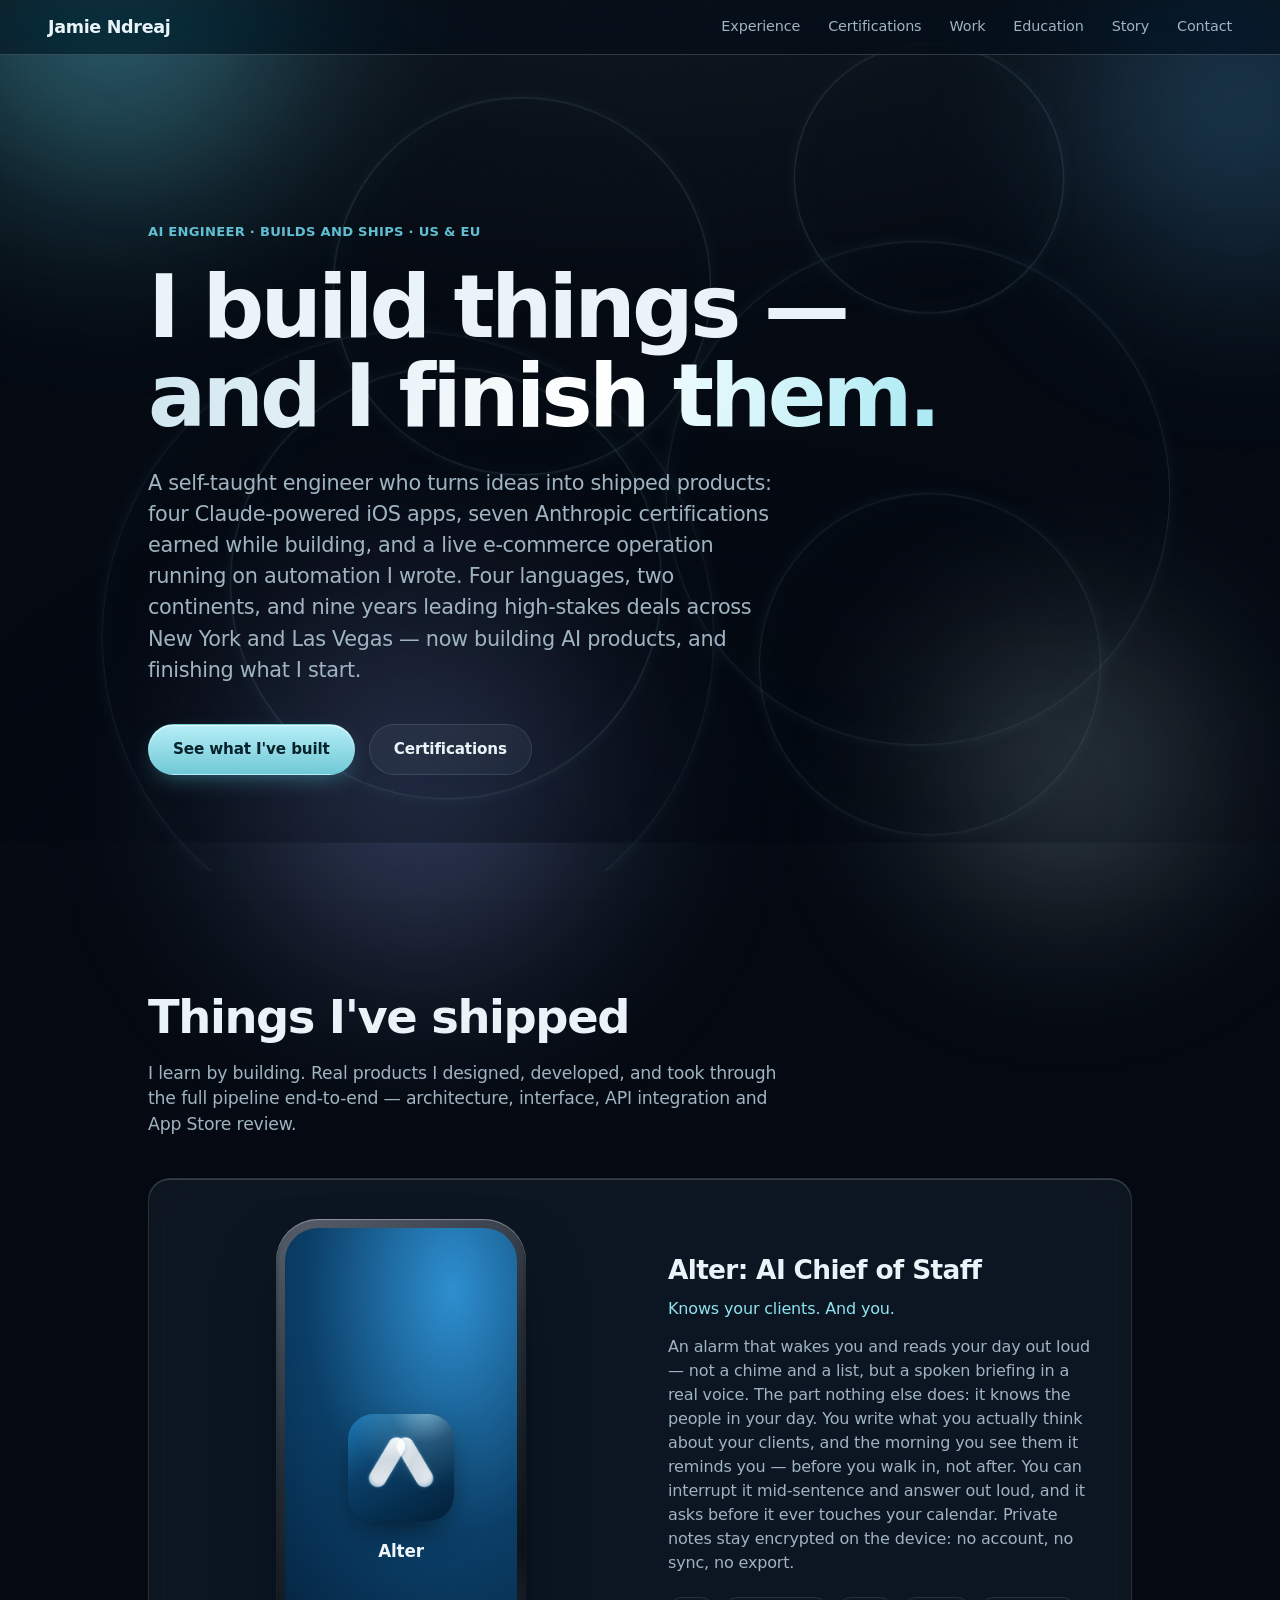
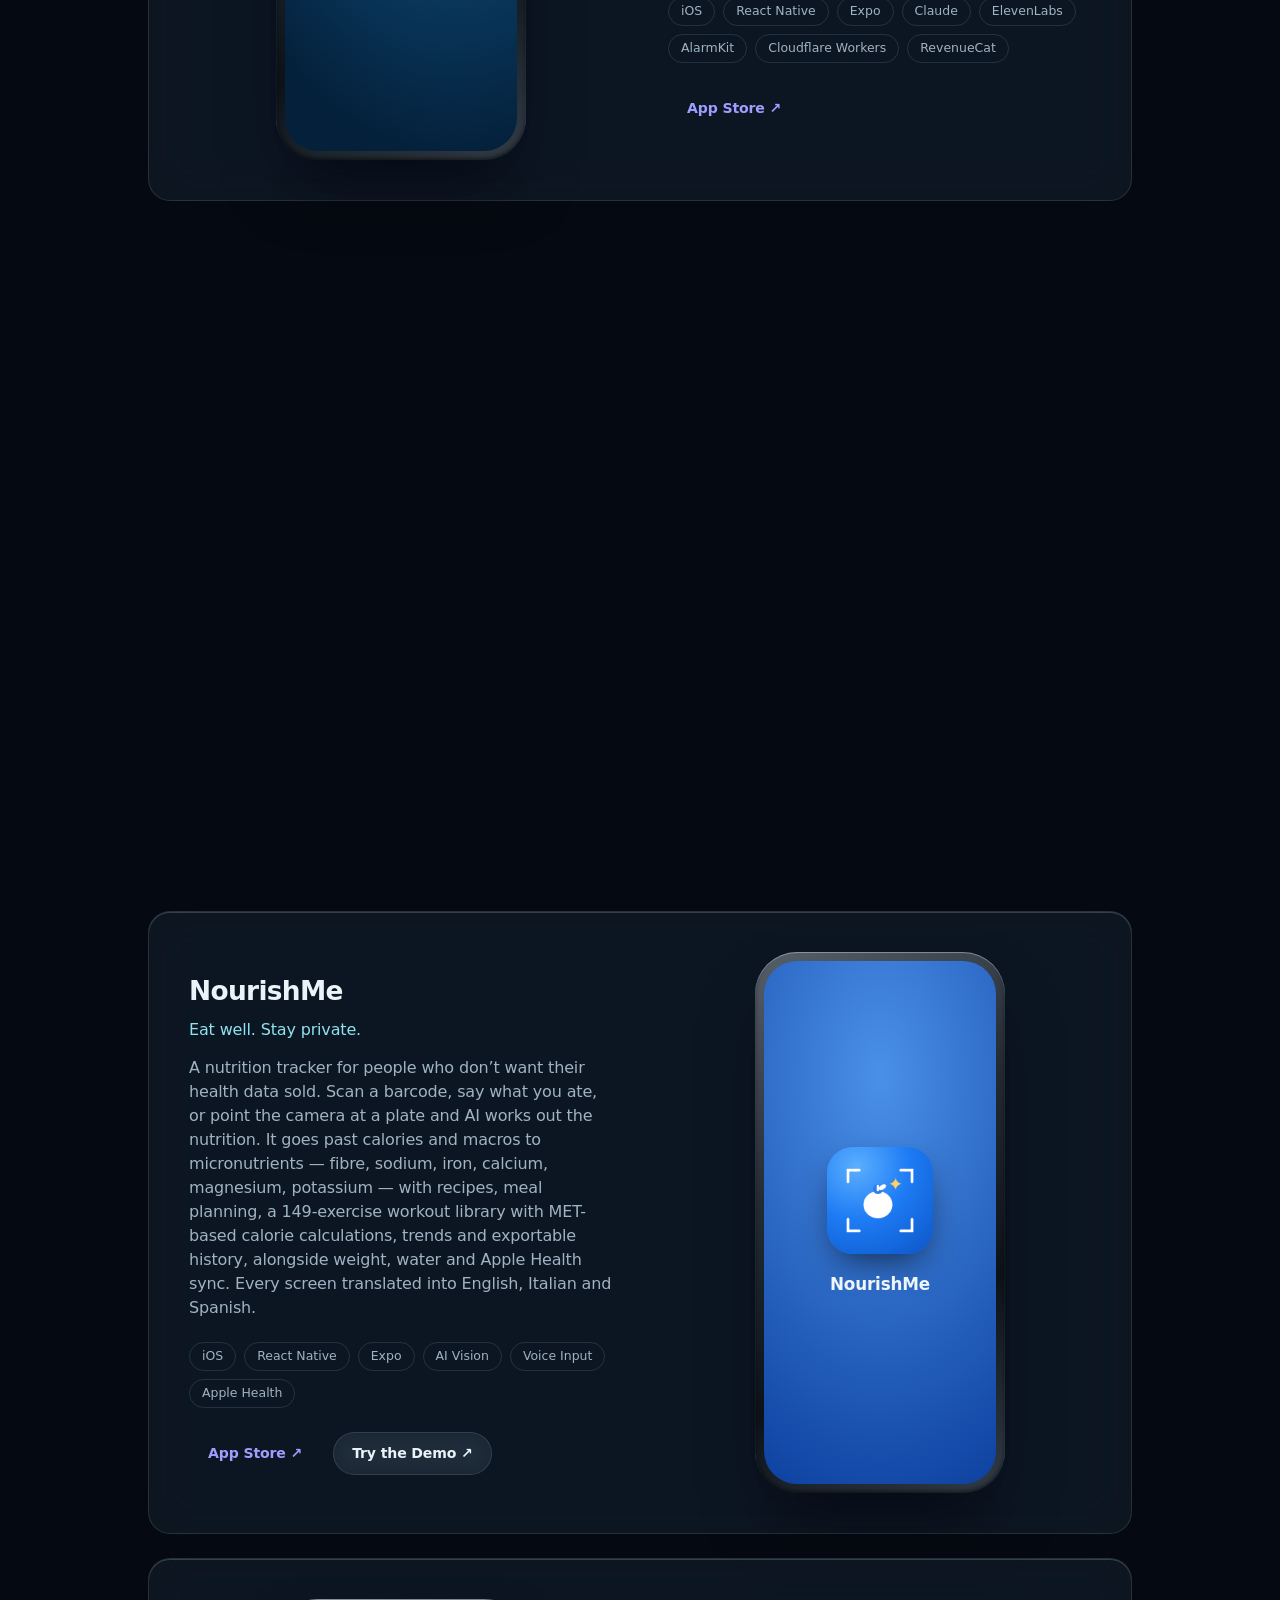
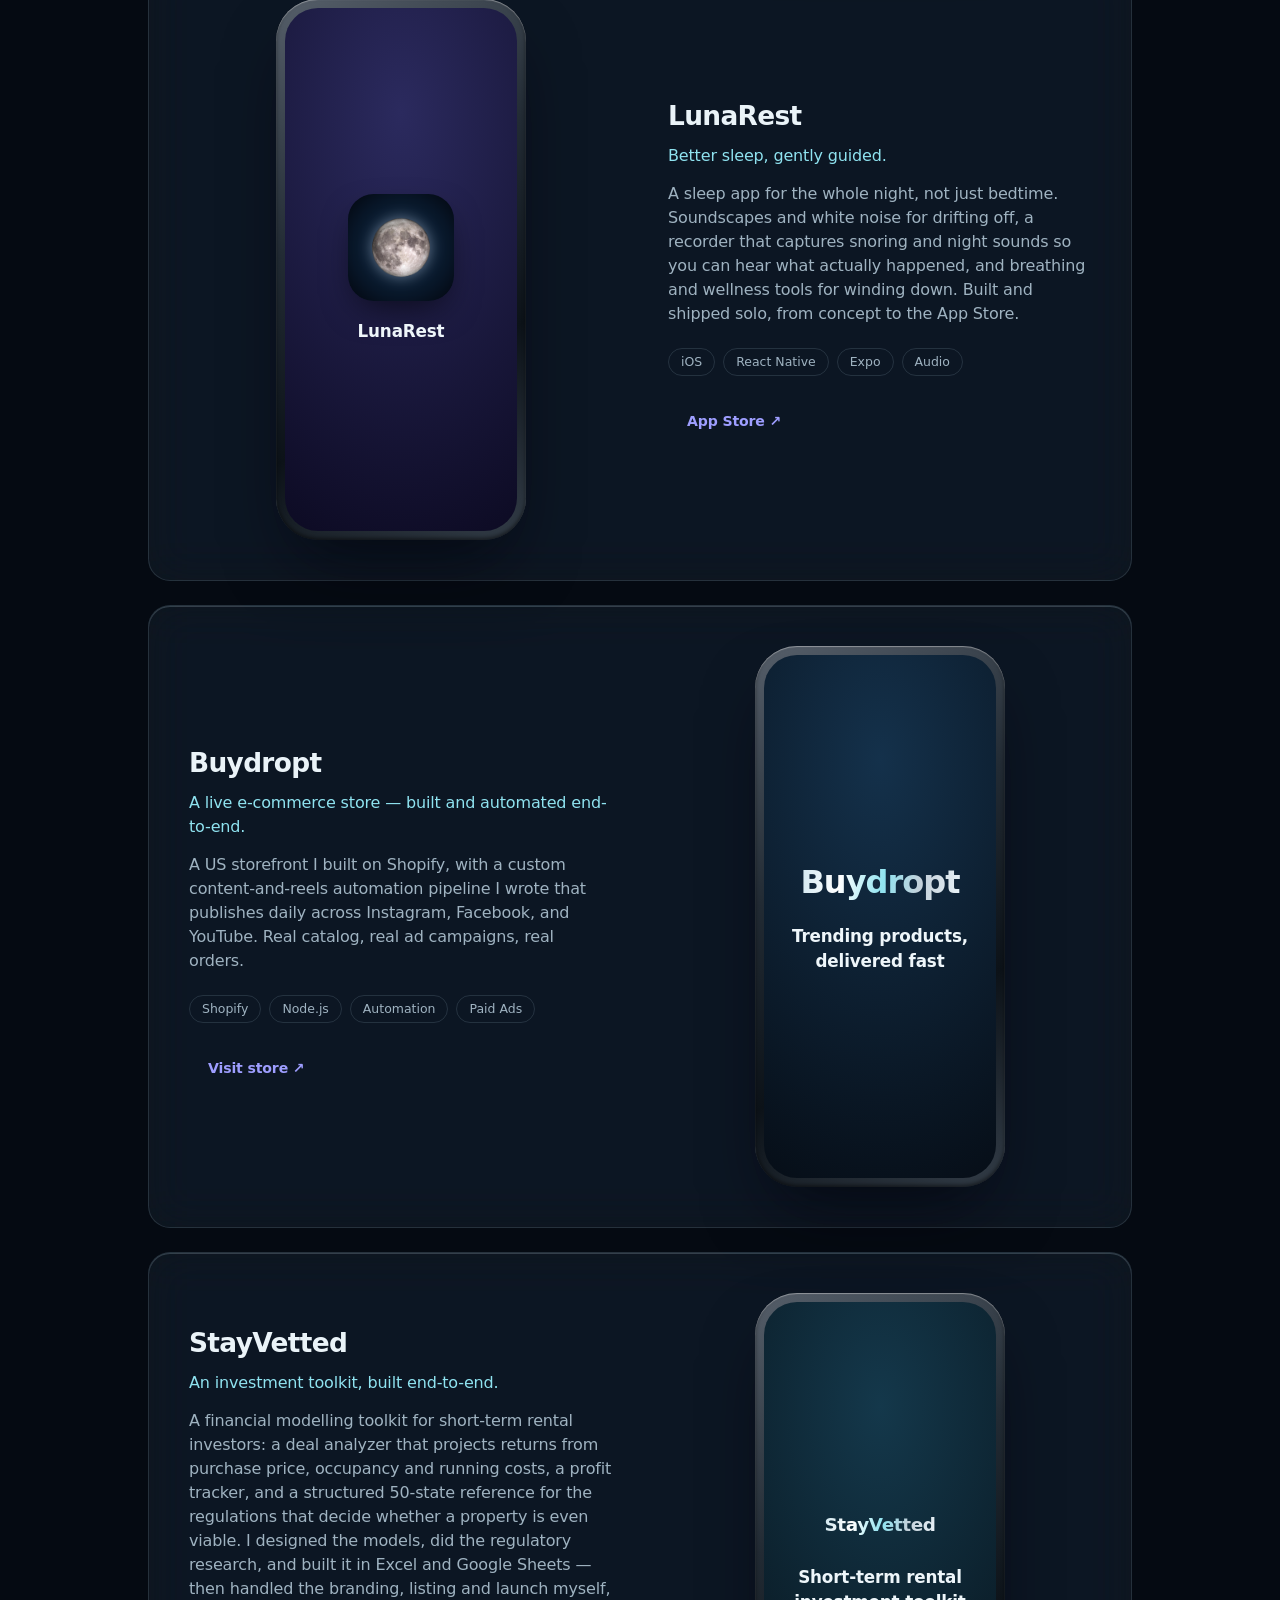
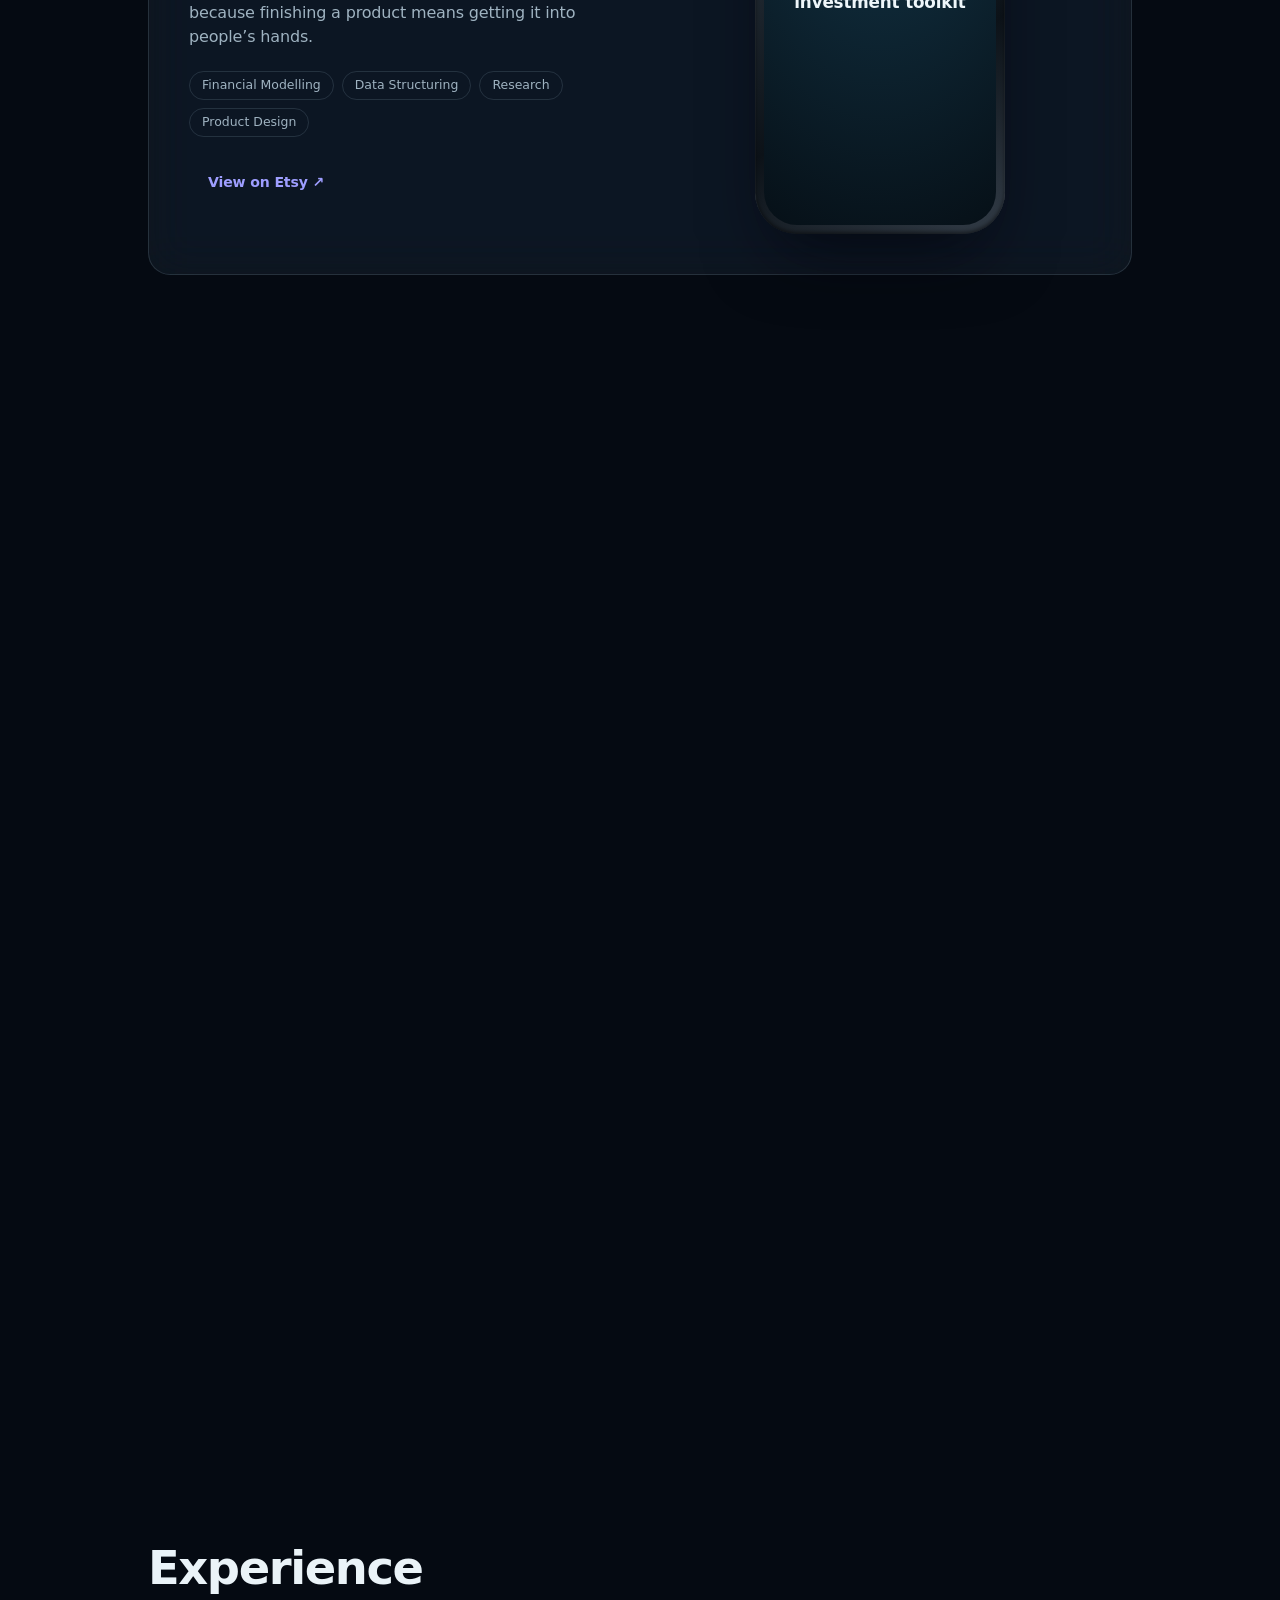
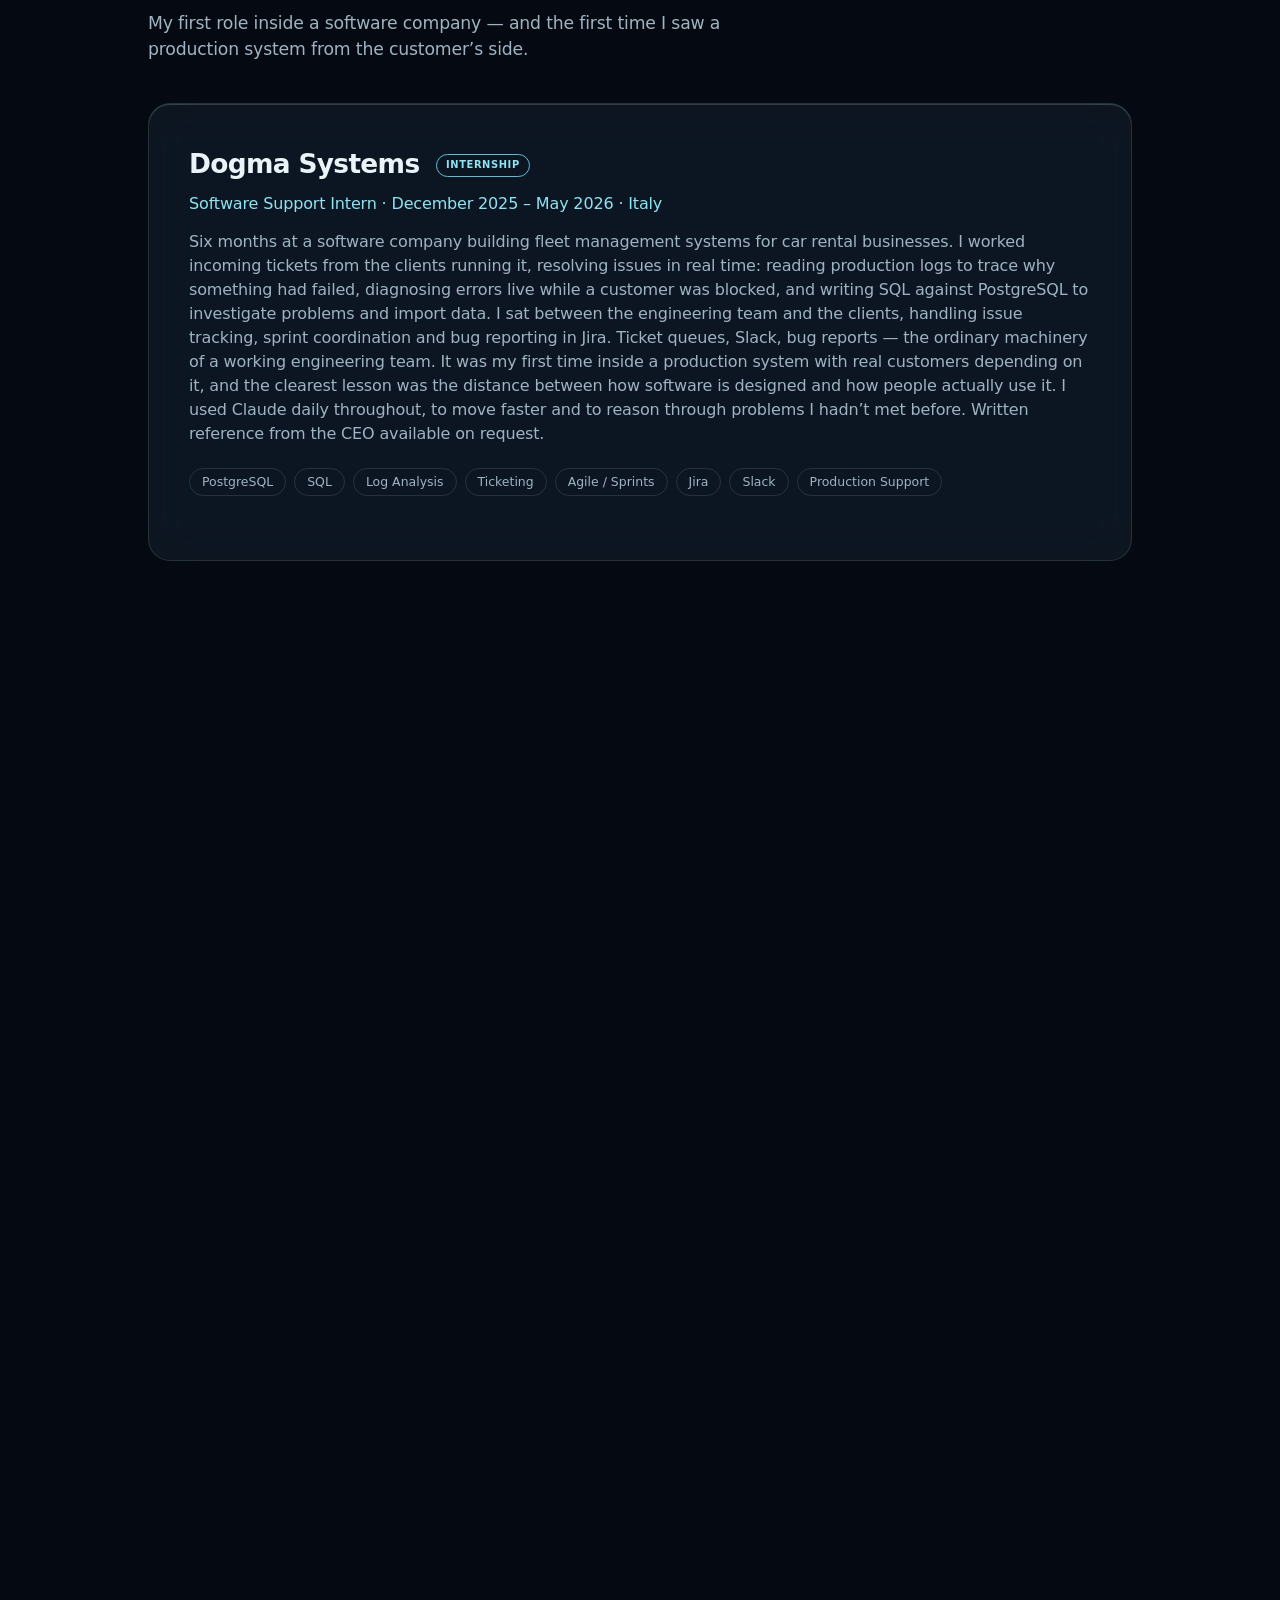
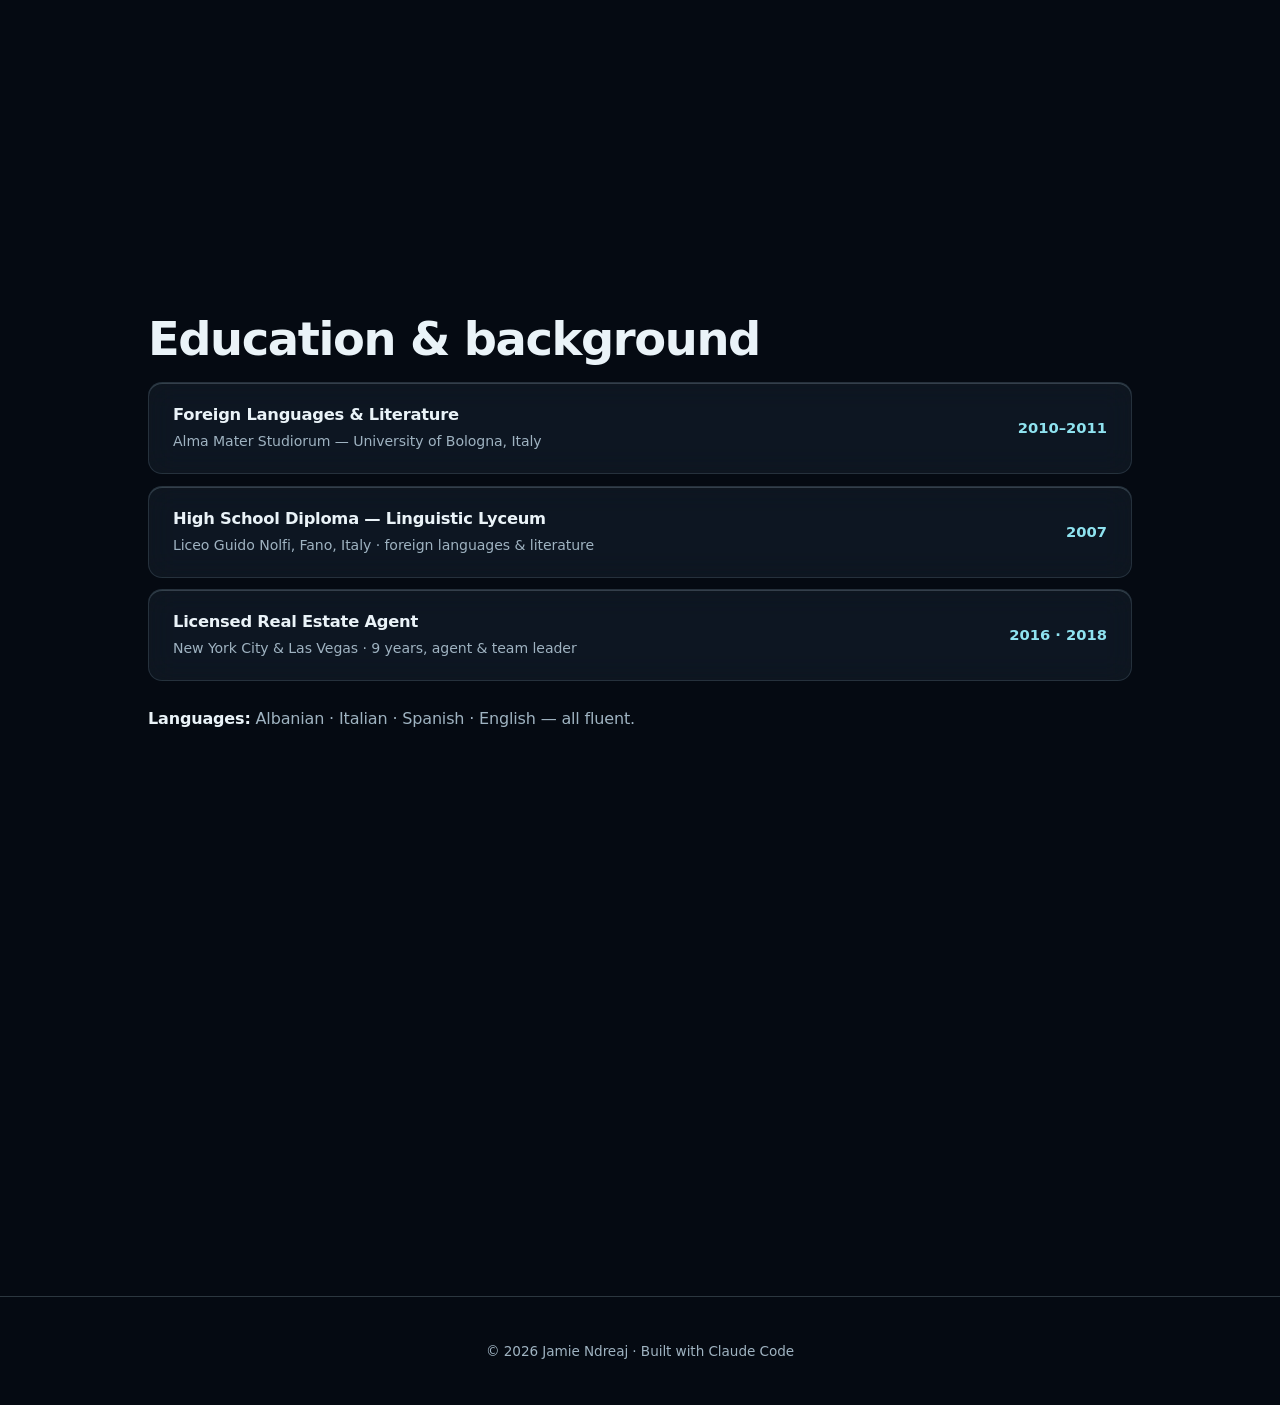
<file: index.html>
<!DOCTYPE html>
<html lang="en">
<head>
  <meta charset="UTF-8" />
  <meta name="viewport" content="width=device-width, initial-scale=1.0" />
  <title>Jamie Ndreaj — AI Engineer</title>
  <meta name="description" content="Self-taught engineer who ships. Four Claude-powered iOS apps, seven Anthropic certifications, and a live e-commerce operation running on automation I built. US and EU citizen." />
  <meta name="theme-color" content="#050a12" />
  <link rel="stylesheet" href="styles.css" />
  <script>document.documentElement.classList.add('js');</script>
</head>
<body>
  <!-- ===================== AURORA (liquid background) ===================== -->
  <div class="aurora" aria-hidden="true">
    <span class="blob b1"></span>
    <span class="blob b2"></span>
    <span class="blob b3"></span>
    <span class="blob b4"></span>
  </div>
  <div class="rings" aria-hidden="true">
    <span class="ring r1"></span>
    <span class="ring r2"></span>
    <span class="ring r3"></span>
    <span class="ring r4"></span>
    <span class="ring r5"></span>
    <span class="ring r6"></span>
  </div>
  <div class="waves" aria-hidden="true">
    <div class="wave w-back"></div>
    <div class="wave w-front"></div>
  </div>
  <div class="grain" aria-hidden="true"></div>

  <!-- ===================== NAV ===================== -->
  <header class="nav">
    <a href="#top" class="brand">Jamie Ndreaj</a>
    <nav class="nav-links">
      <a href="#experience">Experience</a>
      <a href="#certs">Certifications</a>
      <a href="#work">Work</a>
      <a href="#education">Education</a>
      <a href="#story">Story</a>
      <a href="#contact">Contact</a>
    </nav>
  </header>

  <!-- ===================== HERO ===================== -->
  <section id="top" class="hero">
    <p class="eyebrow">AI Engineer · Builds and Ships · US &amp; EU</p>
    <h1>I build things —<br /><span class="accent">and I finish them.</span></h1>
    <p class="lede">
      A self-taught engineer who turns ideas into shipped products: four
      Claude-powered iOS apps, seven Anthropic certifications earned while
      building, and a live e-commerce operation running on automation I wrote.
      Four languages, two continents, and nine years leading high-stakes deals
      across New York and Las Vegas — now building AI products, and finishing
      what I start.
    </p>
    <div class="hero-actions">
      <a href="#work" class="btn btn-primary">See what I've built</a>
      <a href="#certs" class="btn btn-ghost">Certifications</a>
    </div>
  </section>

  <!-- ===================== WORK ===================== -->
  <section id="work" class="section">
    <h2 class="section-title">Things I've shipped</h2>
    <p class="section-intro">
      I learn by building. Real products I designed, developed, and took through
      the full pipeline end-to-end — architecture, interface, API integration and
      App Store review.
    </p>



    <!-- ---- Alter ---- -->
    <article class="project">
      <div class="project-media">
        <div class="phone">
          <div class="phone-screen splash splash-alter">
            <img class="app-icon" src="assets/screenshots/alter-icon.png" alt="Alter app icon" />
            <span class="splash-name">Alter</span>
          </div>
        </div>
      </div>
      <div class="project-body">
        <h3>Alter: AI Chief of Staff</h3>
        <p class="project-tagline">Knows your clients. And you.</p>
        <p class="project-desc">
          An alarm that wakes you and reads your day out loud &mdash; not a chime
          and a list, but a spoken briefing in a real voice. The part nothing else
          does: it knows the people in your day. You write what you actually think
          about your clients, and the morning you see them it reminds you &mdash;
          before you walk in, not after. You can interrupt it mid&#8209;sentence and
          answer out loud, and it asks before it ever touches your calendar.
          Private notes stay encrypted on the device: no account, no sync, no
          export.
        </p>
        <ul class="tags">
          <li>iOS</li><li>React Native</li><li>Expo</li><li>Claude</li><li>ElevenLabs</li><li>AlarmKit</li><li>Cloudflare Workers</li><li>RevenueCat</li>
        </ul>
        <div class="project-links">
          <a href="https://apps.apple.com/app/id6804390981" target="_blank" rel="noopener" class="btn btn-small">App Store &#8599;</a>
        </div>
      </div>
    </article>
    <!-- ---- Tutto AI (coming soon) ---- -->
    <article class="project">
      <div class="project-media">
        <!-- App Store mockup: already device-framed, so no .phone wrapper. -->
        <img
          class="mockup"
          src="assets/screenshots/tutto-mockup.png"
          alt="Tutto AI voice screen, showing the plasma orb waiting for a question"
          width="1100" height="2380" loading="lazy" decoding="async"
        />
      </div>
      <div class="project-body">
        <h3>Tutto AI</h3>
        <p class="project-tagline">Everything AI, in one app.</p>
        <p class="project-desc">
          A Claude-powered assistant that replaces a handful of single-purpose
          apps: chat, translation across 12 languages, text and PDF summarising,
          image analysis, and hands-free voice conversations. I designed and built
          it end-to-end, including the backend: API credentials are held
          server-side in a Cloudflare Worker proxy with token authentication, and
          an explicit consent step means nothing reaches an AI provider until the
          user agrees to it.
        </p>
        <ul class="tags">
          <li>iOS</li><li>React Native</li><li>Claude API</li><li>Cloudflare Workers</li>
        </ul>
        <div class="project-links">
          <a href="https://apps.apple.com/us/app/tutto-ai/id6776184829" target="_blank" rel="noopener" class="btn btn-small">App Store ↗</a>
          <a href="demos/tuttoai.html" target="_blank" rel="noopener" class="btn btn-small btn-ghost">Try the Demo ↗</a>
        </div>
      </div>
    </article>
    <!-- ---- NourishMe ---- -->
    <article class="project project-reverse">
      <div class="project-media">
        <div class="phone">
          <div class="phone-screen splash splash-nourish">
            <img class="app-icon" src="assets/screenshots/nourishme-icon.png" alt="NourishMe app icon" />
            <span class="splash-name">NourishMe</span>
          </div>
        </div>
      </div>
      <div class="project-body">
        <h3>NourishMe</h3>
        <p class="project-tagline">Eat well. Stay private.</p>
        <p class="project-desc">
          A nutrition tracker for people who don&rsquo;t want their health data
          sold. Scan a barcode, say what you ate, or point the camera at a plate
          and AI works out the nutrition. It goes past calories and macros to
          micronutrients &mdash; fibre, sodium, iron, calcium, magnesium,
          potassium &mdash; with recipes, meal planning, a 149-exercise workout
          library with MET-based calorie calculations, trends and exportable
          history, alongside weight, water and Apple Health sync. Every screen
          translated into English, Italian and Spanish.
        </p>
        <ul class="tags">
          <li>iOS</li><li>React Native</li><li>Expo</li><li>AI Vision</li><li>Voice Input</li><li>Apple Health</li>
        </ul>
        <div class="project-links">
          <a href="https://apps.apple.com/us/app/nourishme-ai-nutrition/id6766461839" target="_blank" rel="noopener" class="btn btn-small">App Store ↗</a>
          <a href="demos/nourishme.html" target="_blank" rel="noopener" class="btn btn-small btn-ghost">Try the Demo ↗</a>
        </div>
      </div>
    </article>
    <!-- ---- LunaRest ---- -->
    <article class="project">
      <div class="project-media">
        <div class="phone">
          <div class="phone-screen splash splash-luna">
            <img class="app-icon" src="assets/screenshots/luna-icon.png" alt="LunaRest app icon" />
            <span class="splash-name">LunaRest</span>
          </div>
        </div>
      </div>
      <div class="project-body">
        <h3>LunaRest</h3>
        <p class="project-tagline">Better sleep, gently guided.</p>
        <p class="project-desc">
          A sleep app for the whole night, not just bedtime. Soundscapes and
          white noise for drifting off, a recorder that captures snoring and
          night sounds so you can hear what actually happened, and breathing and
          wellness tools for winding down. Built and shipped solo, from concept
          to the App Store.
        </p>
        <ul class="tags">
          <li>iOS</li><li>React Native</li><li>Expo</li><li>Audio</li>
        </ul>
        <div class="project-links">
          <a href="https://apps.apple.com/us/app/lunarest/id6769334639" target="_blank" rel="noopener" class="btn btn-small">App Store ↗</a>
        </div>
      </div>
    </article>
    <!-- ---- Buydropt (live store) ---- -->
    <article class="project project-reverse">
      <div class="project-media">
        <div class="phone">
          <div class="phone-screen splash splash-buydropt">
            <span class="wordmark">Buydropt</span>
            <span class="splash-name">Trending products, delivered fast</span>
          </div>
        </div>
      </div>
      <div class="project-body">
        <h3>Buydropt</h3>
        <p class="project-tagline">A live e-commerce store — built and automated end-to-end.</p>
        <p class="project-desc">
          A US storefront I built on Shopify, with a custom content-and-reels
          automation pipeline I wrote that publishes daily across Instagram,
          Facebook, and YouTube. Real catalog, real ad campaigns, real orders.
        </p>
        <ul class="tags">
          <li>Shopify</li><li>Node.js</li><li>Automation</li><li>Paid Ads</li>
        </ul>
        <div class="project-links">
          <a href="https://buydropt.com" target="_blank" rel="noopener" class="btn btn-small">Visit store ↗</a>
        </div>
      </div>
    </article>
    <!-- ---- StayVetted (digital product) ---- -->
    <article class="project project-reverse">
      <div class="project-media">
        <div class="phone">
          <div class="phone-screen splash splash-stayvetted">
            <span class="wordmark">StayVetted</span>
            <span class="splash-name">Short-term rental investment toolkit</span>
          </div>
        </div>
      </div>
      <div class="project-body">
        <h3>StayVetted</h3>
        <p class="project-tagline">An investment toolkit, built end-to-end.</p>
        <p class="project-desc">
          A financial modelling toolkit for short-term rental investors: a deal
          analyzer that projects returns from purchase price, occupancy and
          running costs, a profit tracker, and a structured 50-state reference
          for the regulations that decide whether a property is even viable. I
          designed the models, did the regulatory research, and built it in Excel
          and Google Sheets &mdash; then handled the branding, listing and launch
          myself, because finishing a product means getting it into people&rsquo;s
          hands.
        </p>
        <ul class="tags">
          <li>Financial Modelling</li><li>Data Structuring</li><li>Research</li><li>Product Design</li>
        </ul>
        <div class="project-links">
          <a href="https://www.etsy.com/shop/StayVetted" target="_blank" rel="noopener" class="btn btn-small">View on Etsy ↗</a>
        </div>
      </div>
    </article>
    <!-- ---- end project cards ---- -->
  </section>

  <!-- ===================== STORY ===================== -->
  <section id="story" class="section story">
    <h2 class="section-title">Short story</h2>
    <div class="story-body">
      <p>
        I came to the United States alone at 24, by way of Albania and Italy,
        speaking four languages and carrying one belief: you can build the life
        you want if you learn fast and outwork the room.
      </p>
      <p>
        For nine years I did exactly that in real estate — closing high-stakes
        deals across New York and Las Vegas as both agent and team leader.
        Reading people, spotting the detail everyone else missed, and staying
        calm when a lot of money was on the line. Those are security instincts
        before they're sales instincts.
      </p>
      <p>
        Then I taught myself to build. Not by going back to school, but by
        actually shipping — three iOS apps through the full App Store pipeline,
        and a live e-commerce operation running on automation I wrote myself. I
        learned to understand systems from the inside: how they're made, and how
        they break. In 2025 I went deeper still, earning the Google Cybersecurity
        Certificate and a stack of security and IT credentials.
      </p>
      <p>
        I'm looking for a role where I can build, solve real
        problems, and keep growing — on a team that values someone hands-on,
        resourceful, and relentless about finishing what she starts.
      </p>
    </div>
  </section>

  <!-- ===================== CERTIFICATIONS ===================== -->
  <!-- ===================== EXPERIENCE ===================== -->
  <section id="experience" class="section">
    <h2 class="section-title">Experience</h2>
    <p class="section-intro">
      My first role inside a software company &mdash; and the first time I saw a
      production system from the customer&rsquo;s side.
    </p>
    <article class="project">
      <div class="project-body" style="grid-column: 1 / -1;">
        <h3>Dogma Systems <span class="badge">Internship</span></h3>
        <p class="project-tagline">Software Support Intern &middot; December 2025 &ndash; May 2026 &middot; Italy</p>
        <p class="project-desc">
          Six months at a software company building fleet management systems for
          car rental businesses. I worked incoming tickets from the clients
          running it, resolving issues in real time: reading production logs to trace why something had failed, diagnosing
          errors live while a customer was blocked, and writing SQL against
          PostgreSQL to investigate problems and import data. I sat between the engineering team and the
          clients, handling issue tracking, sprint coordination and bug reporting
          in Jira. Ticket queues, Slack, bug reports &mdash; the ordinary machinery of a
          working engineering team. It was
          my first time inside a production system with real customers depending
          on it, and the clearest lesson was the distance between how software is
          designed and how people actually use it. I used Claude daily throughout,
          to move faster and to reason through problems I hadn&rsquo;t met before.
          Written reference from the CEO available on request.
        </p>
        <ul class="tags">
          <li>PostgreSQL</li><li>SQL</li><li>Log Analysis</li><li>Ticketing</li><li>Agile / Sprints</li><li>Jira</li><li>Slack</li><li>Production Support</li>
        </ul>
      </div>
    </article>
  </section>

  <section id="certs" class="section">
    <h2 class="section-title">Certifications</h2>
    <p class="section-intro">I don't stop learning. Seven Anthropic certifications earned while building on the Claude API, on top of a stack of 2025 cybersecurity and IT credentials.</p>
    <ul class="cert-list">
      <li class="cert">
        <div class="cert-main">
          <span class="cert-name">Claude Certified Architect path — 6 of 7 courses complete</span>
          <span class="cert-issuer">Anthropic · Claude 101 · Building with the Claude API · Introduction to Model Context Protocol · AI Fluency · Claude on Google Cloud · Claude Code 101 · Claude Code in Action</span>
        </div>
        <div class="cert-meta"><span class="cert-year">2026</span></div>
      </li>
      <li class="cert">
        <div class="cert-main">
          <span class="cert-name">Google Cybersecurity Professional Certificate</span>
          <span class="cert-issuer">Google · Coursera · 8-course program (Python, Linux, SQL, SIEM, IDS)</span>
        </div>
        <div class="cert-meta">
          <a class="cert-verify" href="https://coursera.org/verify/professional-cert/4X8EIUP3CHTA" target="_blank" rel="noopener">Verify ↗</a>
          <span class="cert-year">2025</span>
        </div>
      </li>
      <li class="cert">
        <div class="cert-main">
          <span class="cert-name">CompTIA Security+ (SY0-701) — Exam Prep Completed</span>
          <span class="cert-issuer">InfoSec · full curriculum complete, exam-ready</span>
        </div>
        <div class="cert-meta"><span class="cert-year">2025</span></div>
      </li>
      <li class="cert">
        <div class="cert-main">
          <span class="cert-name">Splunk Search Expert 101</span>
          <span class="cert-issuer">Splunk · search, fields, reports &amp; alerts, dashboards</span>
        </div>
        <div class="cert-meta"><span class="cert-year">2025</span></div>
      </li>
      <li class="cert">
        <div class="cert-main">
          <span class="cert-name">Network Traffic Analysis with Wireshark</span>
          <span class="cert-issuer">SkillUp · packet capture &amp; filtering, protocol analysis, DPI</span>
        </div>
        <div class="cert-meta"><span class="cert-year">2025</span></div>
      </li>
      <li class="cert">
        <div class="cert-main">
          <span class="cert-name">Google IT Support Foundations</span>
          <span class="cert-issuer">Google · hardware, OS, networking, troubleshooting</span>
        </div>
        <div class="cert-meta"><span class="cert-year">2025</span></div>
      </li>
    </ul>

  </section>

  <!-- ===================== EDUCATION & BACKGROUND ===================== -->
  <section id="education" class="section">
    <h2 class="section-title">Education &amp; background</h2>
    <ul class="cert-list">
      <li class="cert">
        <div class="cert-main">
          <span class="cert-name">Foreign Languages &amp; Literature</span>
          <span class="cert-issuer">Alma Mater Studiorum — University of Bologna, Italy</span>
        </div>
        <div class="cert-meta"><span class="cert-year">2010–2011</span></div>
      </li>
      <li class="cert">
        <div class="cert-main">
          <span class="cert-name">High School Diploma — Linguistic Lyceum</span>
          <span class="cert-issuer">Liceo Guido Nolfi, Fano, Italy · foreign languages &amp; literature</span>
        </div>
        <div class="cert-meta"><span class="cert-year">2007</span></div>
      </li>
      <li class="cert">
        <div class="cert-main">
          <span class="cert-name">Licensed Real Estate Agent</span>
          <span class="cert-issuer">New York City &amp; Las Vegas · 9 years, agent &amp; team leader</span>
        </div>
        <div class="cert-meta"><span class="cert-year">2016 · 2018</span></div>
      </li>
    </ul>
    <p class="langs"><strong>Languages:</strong> Albanian · Italian · Spanish · English — all fluent.</p>
  </section>

  <!-- ===================== CONTACT ===================== -->
  <section id="contact" class="section contact">
    <h2 class="section-title">Let's talk</h2>
    <p class="contact-lede">Open to roles in the US and across the EU — dual citizen, no sponsorship required.</p>
    <div class="contact-links">
      <a href="mailto:xhemindreaj@gmail.com" class="btn btn-primary">Email me</a>
    </div>
  </section>

  <footer class="footer">
    <p>© <span id="year"></span> Jamie Ndreaj · Built with Claude Code</p>
  </footer>


  <script>
    document.getElementById('year').textContent = new Date().getFullYear();

    // ---- Fluid scroll reveal (Apple-style: rise + fade, staggered) ----
    (function () {
      var reduce = window.matchMedia('(prefers-reduced-motion: reduce)').matches;

      // Elements that rise into view. Grouped so siblings stagger together.
      var groups = [
        ['.hero > *'],
        ['.section-title', '.section-intro', '.subhead'],
        ['.project'],
        ['.cert'],
        ['.langs'],
        ['.story-body p'],
        ['.contact-lede', '.contact-links'],
      ];

      var items = [];
      groups.forEach(function (selectors) {
        selectors.forEach(function (sel) {
          document.querySelectorAll(sel).forEach(function (el) {
            el.classList.add('reveal');
            items.push(el);
          });
        });
      });

      if (reduce || !('IntersectionObserver' in window)) {
        items.forEach(function (el) { el.classList.add('is-visible'); });
        return;
      }

      var io = new IntersectionObserver(function (entries, obs) {
        // Stagger reveals that land in the same frame.
        var revealing = entries.filter(function (e) { return e.isIntersecting; });
        revealing.forEach(function (entry, i) {
          var el = entry.target;
          var delay = Math.min(i * 60, 240); // cap the stagger so it never drags
          el.style.transitionDelay = delay + 'ms';
          el.classList.add('is-visible');
          obs.unobserve(el);
          // once the reveal is done: clear the delay (so hover stays snappy)
          // and release will-change (frees compositor memory)
          setTimeout(function () {
            el.style.transitionDelay = '';
            el.style.willChange = 'auto';
          }, delay + 750);
        });
      }, { threshold: 0.12, rootMargin: '0px 0px -8% 0px' });

      items.forEach(function (el) { io.observe(el); });
    })();

    // ---- Living background: pointer + scroll parallax (spring-eased) ----
    (function () {
      if (window.matchMedia('(prefers-reduced-motion: reduce)').matches) return;
      if (!window.matchMedia('(hover: hover) and (pointer: fine)').matches) return;
      var aurora = document.querySelector('.aurora');
      var rings = document.querySelector('.rings');
      if (!aurora) return;
      var tx = 0, ty = 0, cx = 0, cy = 0, sy = 0, csy = 0;
      window.addEventListener('pointermove', function (e) {
        tx = (e.clientX / window.innerWidth - 0.5);
        ty = (e.clientY / window.innerHeight - 0.5);
      }, { passive: true });
      window.addEventListener('scroll', function () { sy = window.scrollY; }, { passive: true });
      (function loop() {
        cx += (tx - cx) * 0.05;           // lerp toward target = spring feel
        cy += (ty - cy) * 0.05;
        csy += (sy - csy) * 0.08;
        // aurora drifts a little with the cursor and floats up as you scroll
        aurora.style.transform = 'translate3d(' + (cx * 26) + 'px,' + (cy * 26 - csy * 0.04) + 'px,0)';
        if (rings) rings.style.transform = 'translate3d(' + (cx * -40) + 'px,' + (cy * -40 - csy * 0.02) + 'px,0)';
        requestAnimationFrame(loop);
      })();
    })();

    // ---- Specular highlight tracking on glass cards ----
    (function () {
      if (!window.matchMedia('(hover: hover) and (pointer: fine)').matches) return;
      document.querySelectorAll('.project').forEach(function (card) {
        card.addEventListener('pointermove', function (e) {
          var r = card.getBoundingClientRect();
          card.style.setProperty('--mx', (e.clientX - r.left) + 'px');
          card.style.setProperty('--my', (e.clientY - r.top) + 'px');
        });
      });
    })();

    // ---- Magnetic primary button ----
    (function () {
      if (window.matchMedia('(prefers-reduced-motion: reduce)').matches) return;
      if (!window.matchMedia('(hover: hover) and (pointer: fine)').matches) return;
      document.querySelectorAll('.btn-primary').forEach(function (btn) {
        btn.addEventListener('pointermove', function (e) {
          var r = btn.getBoundingClientRect();
          var mx = e.clientX - (r.left + r.width / 2);
          var my = e.clientY - (r.top + r.height / 2);
          btn.style.transform = 'translate(' + (mx * 0.25) + 'px,' + (my * 0.35) + 'px)';
        });
        btn.addEventListener('pointerleave', function () { btn.style.transform = ''; });
      });
    })();
  </script>
</body>
</html>
</file>
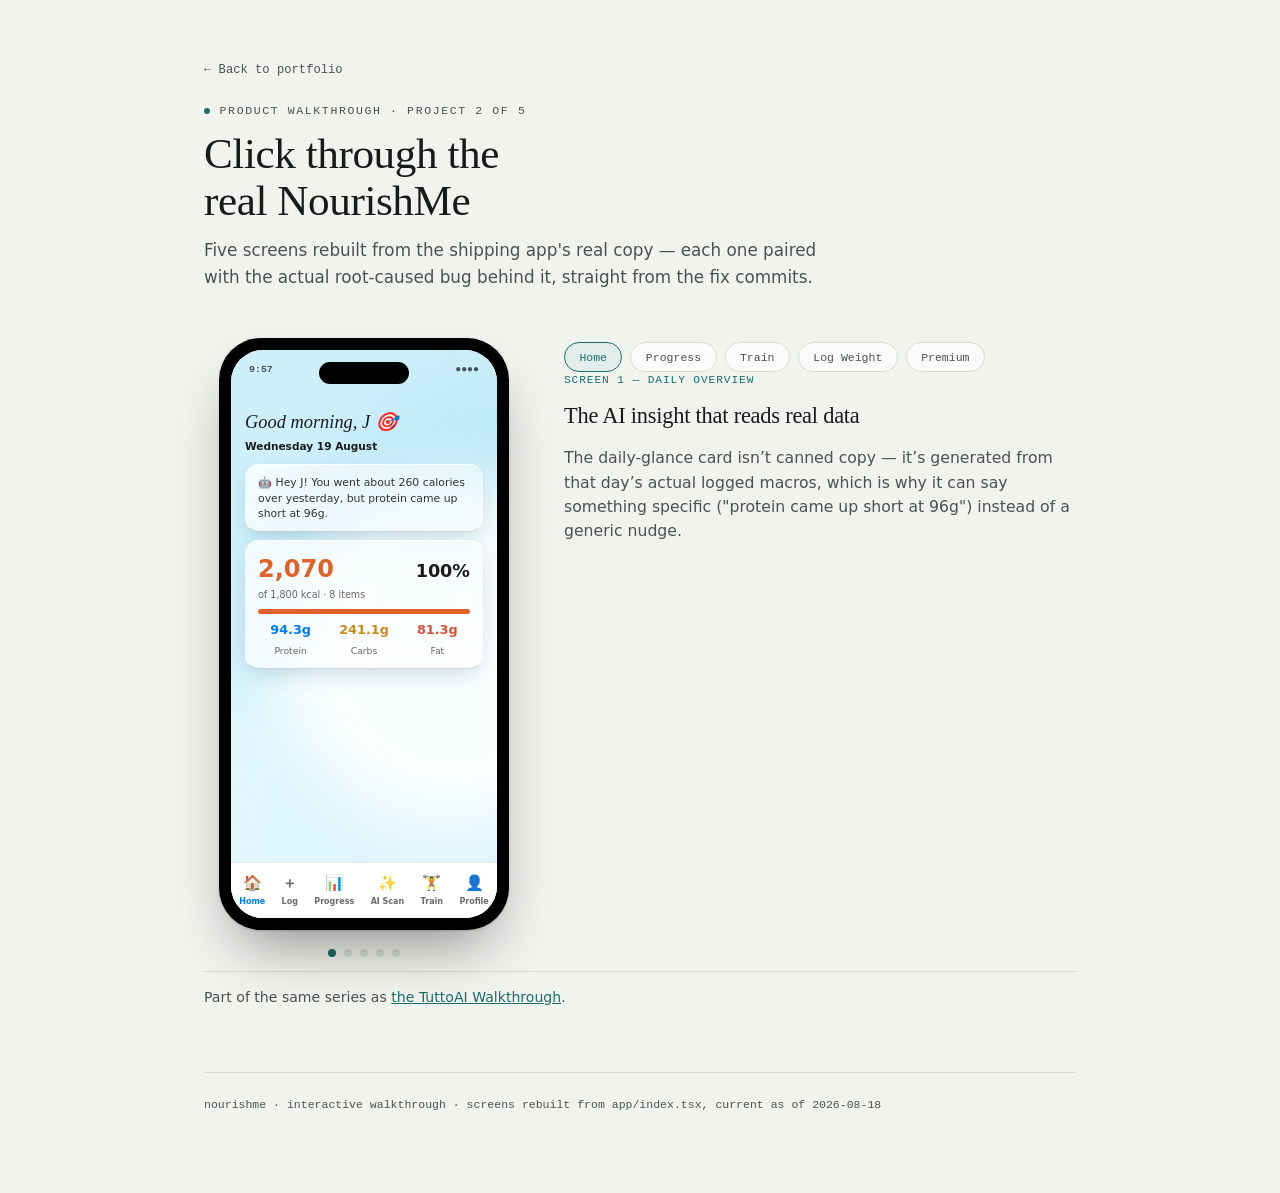
<file: demos/nourishme.html>
<!doctype html>
<html lang="en">
<head>
<meta charset="utf-8">
<meta name="viewport" content="width=device-width, initial-scale=1">
<title>NourishMe Walkthrough</title>
<style>
  :root {
    --paper: #F1F3EF; --paper-raised: #FBFCFA; --ink: #171B18; --ink-soft: #4B534E;
    --line: #D7DCD3; --accent: #1B6E6A; --accent-soft: #E3EEEC;
  }
  @media (prefers-color-scheme: dark) {
    :root:not([data-theme="light"]) {
      --paper: #14181A; --paper-raised: #1B2023; --ink: #E7EBE6;
      --ink-soft: #A2ADA5; --line: #313A36; --accent: #58C2BB; --accent-soft: #1E3634;
    }
  }
  :root[data-theme="dark"] {
    --paper: #14181A; --paper-raised: #1B2023; --ink: #E7EBE6;
    --ink-soft: #A2ADA5; --line: #313A36; --accent: #58C2BB; --accent-soft: #1E3634;
  }
  * { box-sizing: border-box; }
  body { margin: 0; background: var(--paper); color: var(--ink); font-family: system-ui, -apple-system, sans-serif; line-height: 1.55; -webkit-font-smoothing: antialiased; }
  a { color: var(--accent); }
  .page { max-width: 920px; margin: 0 auto; padding: 3.5rem 1.5rem 5rem; }
  .eyebrow { font-family: ui-monospace, "SF Mono", Menlo, monospace; font-size: 0.72rem; letter-spacing: 0.14em; text-transform: uppercase; color: var(--ink-soft); display: flex; align-items: center; gap: 0.6rem; }
  .eyebrow::before { content: ""; width: 6px; height: 6px; border-radius: 50%; background: var(--accent); flex: none; }
  .back-link { display: inline-block; font-family: ui-monospace, "SF Mono", Menlo, monospace; font-size: 0.76rem; color: var(--ink-soft); text-decoration: none; margin-bottom: 1.4rem; }
  .back-link:hover { color: var(--accent); }
  h1 { font-family: Georgia, "Times New Roman", serif; font-weight: 500; font-size: clamp(2rem, 5vw, 2.7rem); line-height: 1.1; letter-spacing: -0.01em; text-wrap: balance; margin: 0.6rem 0 0.8rem; max-width: 22ch; }
  .dek { font-size: 1.05rem; color: var(--ink-soft); max-width: 58ch; margin: 0 0 0.4rem; }
  .companion { font-size: 0.88rem; color: var(--ink-soft); margin: 0.9rem 0 0; padding-top: 0.9rem; border-top: 1px solid var(--line); }

  .demo { display: grid; grid-template-columns: minmax(260px, 320px) 1fr; gap: 2.5rem; align-items: start; margin-top: 3rem; }
  @media (max-width: 720px) { .demo { grid-template-columns: 1fr; justify-items: center; } }

  .phone-wrap { display: flex; flex-direction: column; align-items: center; gap: 1.2rem; }
  .phone { width: 290px; height: 592px; background: #000; border-radius: 42px; padding: 12px; box-shadow: 0 1px 2px rgba(0,0,0,0.15), 0 30px 60px -20px rgba(0,0,0,0.45); position: relative; }
  .screen { width: 100%; height: 100%; border-radius: 32px; overflow: hidden; position: relative; background: #EAF8FC; }

  /* Cloud background — real values from src/ui/CloudBackground.tsx: pale
     sky base, four soft blobs drifting in slow staggered loops, blurred
     into one continuous wash. No deep blues, airy rather than saturated. */
  .cloud-bg { position: absolute; inset: 0; overflow: hidden; z-index: 0; }
  .blob { position: absolute; border-radius: 50%; filter: blur(30px); }
  .blob.b1 { width: 190%; height: 90%; left: -45%; top: -18%; background: #CDF0FA; animation: driftA 14s ease-in-out infinite alternate; }
  .blob.b2 { width: 160%; height: 78%; left: 30%; top: 4%; background: #BDE9F7; animation: driftB 17s ease-in-out infinite alternate; }
  .blob.b3 { width: 170%; height: 82%; left: -12%; top: 46%; background: #DFF6FC; animation: driftC 19.5s ease-in-out infinite alternate; }
  .blob.b4 { width: 130%; height: 62%; left: 18%; top: 22%; background: #FFFFFF; opacity: 0.85; animation: driftD 12s ease-in-out infinite alternate; }
  @keyframes driftA { from { transform: translate(0, 0) scale(1); } to { transform: translate(9%, 4%) scale(1.06); } }
  @keyframes driftB { from { transform: translate(0, 0) scale(1); } to { transform: translate(-8%, 5%) scale(1.05); } }
  @keyframes driftC { from { transform: translate(0, 0) scale(1); } to { transform: translate(6%, -4%) scale(1.05); } }
  @keyframes driftD { from { transform: translate(0, 0) scale(1); } to { transform: translate(5%, 3%) scale(1.08); } }
  @media (prefers-reduced-motion: reduce) { .blob { animation: none; } }
  .notch { position: absolute; top: 12px; left: 50%; transform: translateX(-50%); width: 90px; height: 22px; background: #000; border-radius: 12px; z-index: 20; }
  .statusbar { position: absolute; top: 0; left: 0; right: 0; height: 40px; display: flex; align-items: center; justify-content: space-between; padding: 0 18px; font-family: ui-monospace, "SF Mono", Menlo, monospace; font-size: 0.62rem; color: #1c1c1e; z-index: 15; opacity: 0.75; font-weight: 600; }

  .pane { position: absolute; inset: 0; opacity: 0; visibility: hidden; transform: translateY(6px); transition: opacity 0.32s ease, transform 0.32s ease; color: #1c1c1e; font-family: system-ui, -apple-system, sans-serif; }
  .pane.active { opacity: 1; visibility: visible; transform: translateY(0); }
  @media (prefers-reduced-motion: reduce) { .pane { transition: opacity 0.01s linear; transform: none; } }

  .content { position: absolute; top: 40px; left: 0; right: 0; bottom: 56px; overflow-y: auto; padding: 12px 14px 14px; z-index: 1; }
  .greet { font-family: Georgia, "Times New Roman", serif; font-style: italic; font-size: 1.15rem; margin: 6px 0 0; }
  .date { font-size: 0.66rem; font-weight: 700; color: #1c1c1e; margin: 2px 0 10px; }

  /* Glass card — real values from src/ui/AdaptiveGlass.tsx's non-native
     fallback: blur + translucent wash + a diagonal specular highlight +
     a lens-like edge (bright top-left border, dark bottom-right). */
  .card {
    position: relative;
    background: rgba(255,255,255,0.4);
    backdrop-filter: blur(14px);
    -webkit-backdrop-filter: blur(14px);
    border-radius: 14px;
    padding: 10px 12px;
    margin-bottom: 8px;
    overflow: hidden;
    border-style: solid; border-width: 1px;
    border-top-color: rgba(255,255,255,0.95);
    border-left-color: rgba(255,255,255,0.75);
    border-right-color: rgba(255,255,255,0.25);
    border-bottom-color: rgba(10,50,75,0.18);
    box-shadow: 0 8px 22px -6px rgba(10,74,107,0.22);
  }
  .card::before {
    content: ""; position: absolute; inset: 0; pointer-events: none;
    background: linear-gradient(115deg, rgba(255,255,255,0.65), rgba(255,255,255,0) 70%);
  }
  .card > * { position: relative; }
  /* This one card was deliberately reverted from AdaptiveGlass to plain
     solid — see the caption. A percentage-height fill inside the glass
     material was rendering invisible; simplifying the surface fixed it. */
  .card.solid {
    background: #fff; backdrop-filter: none; -webkit-backdrop-filter: none;
    border-color: transparent; box-shadow: 0 1px 1px rgba(0,0,0,0.03);
  }
  .card.solid::before { display: none; }
  .card b { display: block; font-size: 0.72rem; margin-bottom: 4px; }
  .card p { margin: 0; font-size: 0.68rem; line-height: 1.4; color: #333; }
  .kcal-row { display: flex; justify-content: space-between; align-items: baseline; }
  .kcal-row .big { font-size: 1.5rem; font-weight: 800; color: #E0622A; }
  .kcal-row .pct { font-size: 1.1rem; font-weight: 800; }
  .bar { height: 5px; background: #eee; border-radius: 3px; margin: 6px 0; overflow: hidden; }
  .bar span { display: block; height: 100%; background: #E0622A; width: 100%; }
  .macros { display: flex; gap: 8px; margin-top: 4px; }
  .macros div { flex: 1; text-align: center; }
  .macros b { font-size: 0.8rem; }
  .macros .p b { color: #007AFF; } .macros .c b { color: #C98A1E; } .macros .f b { color: #D9503A; }
  .macros span { display: block; font-size: 0.58rem; color: #666; }

  .weekbars { display: flex; align-items: flex-end; gap: 6px; height: 60px; margin-bottom: 4px; }
  .weekbars div { flex: 1; background: #007AFF; border-radius: 3px 3px 0 0; }
  .weeklbl { display: flex; gap: 6px; font-size: 0.56rem; color: #666; }
  .weeklbl span { flex: 1; text-align: center; }

  .chip-row { display: flex; gap: 6px; margin: 8px 0; }
  .chip {
    position: relative; overflow: hidden; flex: 1; text-align: center;
    background: rgba(255,255,255,0.4); backdrop-filter: blur(14px); -webkit-backdrop-filter: blur(14px);
    border-radius: 10px; padding: 8px 4px;
    border-style: solid; border-width: 1px;
    border-top-color: rgba(255,255,255,0.95); border-left-color: rgba(255,255,255,0.75);
    border-right-color: rgba(255,255,255,0.25); border-bottom-color: rgba(10,50,75,0.18);
  }
  .chip::before { content: ""; position: absolute; inset: 0; pointer-events: none; background: linear-gradient(115deg, rgba(255,255,255,0.65), rgba(255,255,255,0) 70%); }
  .chip > * { position: relative; }
  .chip b { display: block; font-size: 1rem; }
  .chip span { font-size: 0.58rem; color: #666; }
  .logbtn { display: block; text-align: center; background: #007AFF; color: #fff; font-weight: 700; font-size: 0.75rem; border-radius: 12px; padding: 10px; margin-top: 6px; }

  .diagram-wrap { display: flex; justify-content: center; padding: 10px 0; }
  .silhouette { width: 130px; height: 220px; border-radius: 44% 44% 40% 40% / 30% 30% 45% 45%; background: radial-gradient(circle at 32% 26%, #ffe9dc, #f0b48f 45%, #a85d3a 85%); box-shadow: inset -8px -10px 20px rgba(0,0,0,0.18); }

  .modal-backdrop { position: absolute; inset: 40px 0 56px; background: rgba(0,0,0,0.35); display: flex; align-items: flex-end; }
  .modal { background: #fff; width: 100%; border-radius: 20px 20px 0 0; padding: 16px; }
  .modal h4 { margin: 0 0 10px; font-size: 0.92rem; }
  .modal input { width: 100%; border: 1px solid #ddd; border-radius: 10px; padding: 8px 10px; font-size: 0.8rem; margin-bottom: 10px; font-family: system-ui, -apple-system, sans-serif; }
  .modal .save { background: #007AFF; color: #fff; text-align: center; border-radius: 10px; padding: 9px; font-size: 0.78rem; font-weight: 700; }

  .plan-row { display: flex; justify-content: space-between; align-items: center; background: #007AFF; border-radius: 12px; padding: 10px 12px; margin-bottom: 7px; }
  .plan-row.current { background: #E5F1FF; border: 1.5px solid #007AFF; }
  .plan-row span.name { color: #fff; font-size: 0.76rem; font-weight: 700; }
  .plan-row.current span.name { color: #007AFF; }
  .plan-row span.tag { display: block; color: #007AFF; font-size: 0.58rem; font-weight: 700; margin-top: 1px; }
  .plan-row span.price { color: #fff; font-size: 0.8rem; font-weight: 800; }
  .plan-row.current span.price { color: #007AFF; }

  .tabbar { position: absolute; bottom: 0; left: 0; right: 0; height: 56px; background: #fff; display: flex; justify-content: space-around; align-items: center; border-top: 1px solid #e6e6e6; }
  .tabbar div { text-align: center; font-size: 0.5rem; color: #6b6b6b; font-weight: 600; }
  .tabbar div.on { color: #007AFF; }
  .tabbar .ic { font-size: 0.95rem; display: block; }

  .dots { display: flex; gap: 0.5rem; }
  .dot { width: 8px; height: 8px; border-radius: 50%; background: var(--line); border: none; cursor: pointer; padding: 0; }
  .dot.on { background: var(--accent); }
  .tabs { display: flex; flex-wrap: wrap; gap: 0.5rem; }
  .tab { font-family: ui-monospace, "SF Mono", Menlo, monospace; font-size: 0.72rem; background: var(--paper-raised); border: 1px solid var(--line); color: var(--ink-soft); border-radius: 20px; padding: 0.45rem 0.9rem; cursor: pointer; }
  .tab.on { background: var(--accent-soft); color: var(--accent); border-color: var(--accent); font-weight: 500; }

  .rail { padding-top: 0.3rem; }
  .rail-tag { font-family: ui-monospace, "SF Mono", Menlo, monospace; font-size: 0.7rem; letter-spacing: 0.08em; text-transform: uppercase; color: var(--accent); margin-bottom: 0.6rem; font-weight: 500; }
  .rail h2 { font-family: Georgia, "Times New Roman", serif; font-weight: 500; font-size: 1.4rem; margin: 0 0 0.8rem; letter-spacing: -0.01em; }
  .rail p { font-size: 0.98rem; color: var(--ink-soft); margin: 0 0 0.9rem; max-width: 52ch; }
  .rail .steps { margin-top: 1.1rem; padding: 0 0 0 1.1rem; font-size: 0.94rem; color: var(--ink); display: flex; flex-direction: column; gap: 0.4rem; }
  .rail .steps-label { font-family: ui-monospace, "SF Mono", Menlo, monospace; font-size: 0.68rem; letter-spacing: 0.08em; text-transform: uppercase; color: var(--ink-soft); margin: 1.1rem 0 0.5rem; font-weight: 500; }
  .rail .tie { margin-top: 1rem; padding: 0.85rem 1rem; background: var(--accent-soft); border-left: 3px solid var(--accent); border-radius: 0 3px 3px 0; font-size: 0.9rem; }
  .rail .tie b { display: block; font-family: ui-monospace, "SF Mono", Menlo, monospace; font-size: 0.66rem; letter-spacing: 0.08em; text-transform: uppercase; color: var(--accent); margin-bottom: 0.3rem; font-weight: 500; }

  footer { margin-top: 4rem; padding-top: 1.4rem; border-top: 1px solid var(--line); font-family: ui-monospace, "SF Mono", Menlo, monospace; font-size: 0.72rem; color: var(--ink-soft); }
</style>
</head>
<body>

<div class="page">

  <a class="back-link" href="../index.html#work">← Back to portfolio</a>
  <div class="eyebrow">Product walkthrough · project 2 of 5</div>
  <h1>Click through the real NourishMe</h1>
  <p class="dek">Five screens rebuilt from the shipping app's real copy — each one paired with the actual root-caused bug behind it, straight from the fix commits.</p>

  <div class="demo">
    <div class="phone-wrap">
      <div class="phone">
        <div class="screen" id="screen">
          <div class="notch"></div>
          <div class="statusbar"><span>9:57</span><span>●●●●</span></div>

          <div class="pane active" data-pane="home">
            <div class="cloud-bg">
              <div class="blob b1"></div>
              <div class="blob b2"></div>
              <div class="blob b3"></div>
              <div class="blob b4"></div>
            </div>
            <div class="content">
              <div class="greet">Good morning, J 🎯</div>
              <div class="date">Wednesday 19 August</div>
              <div class="card"><p>🤖 Hey J! You went about 260 calories over yesterday, but protein came up short at 96g.</p></div>
              <div class="card">
                <div class="kcal-row"><span class="big">2,070</span><span class="pct">100%</span></div>
                <div style="font-size:0.6rem;color:#666;margin-bottom:4px;">of 1,800 kcal · 8 items</div>
                <div class="bar"><span></span></div>
                <div class="macros">
                  <div class="p"><b>94.3g</b><span>Protein</span></div>
                  <div class="c"><b>241.1g</b><span>Carbs</span></div>
                  <div class="f"><b>81.3g</b><span>Fat</span></div>
                </div>
              </div>
            </div>
            <div class="tabbar">
              <div class="on"><span class="ic">🏠</span>Home</div><div><span class="ic">＋</span>Log</div><div><span class="ic">📊</span>Progress</div><div><span class="ic">✨</span>AI Scan</div><div><span class="ic">🏋️</span>Train</div><div><span class="ic">👤</span>Profile</div>
            </div>
          </div>

          <div class="pane" data-pane="progress">
            <div class="cloud-bg">
              <div class="blob b1"></div>
              <div class="blob b2"></div>
              <div class="blob b3"></div>
              <div class="blob b4"></div>
            </div>
            <div class="content">
              <div class="greet" style="font-size:0.95rem;">This Week</div>
              <div class="card solid">
                <div class="weekbars">
                  <div style="height:8%"></div><div style="height:4%"></div><div style="height:0%"></div><div style="height:0%"></div><div style="height:0%"></div><div style="height:96%"></div><div style="height:88%"></div>
                </div>
                <div class="weeklbl"><span>Thu</span><span>Fri</span><span>Sat</span><span>Sun</span><span>Mon</span><span>Tue</span><span>Wed</span></div>
              </div>
              <div class="card">
                <b>⚖️ Weight</b>
                <div class="chip-row">
                  <div class="chip"><b>49.0</b><span>Current</span></div>
                  <div class="chip"><b>49.0</b><span>Starting</span></div>
                  <div class="chip"><b>—</b><span>Change</span></div>
                </div>
                <a class="logbtn">+ Log weight</a>
              </div>
            </div>
            <div class="tabbar">
              <div><span class="ic">🏠</span>Home</div><div><span class="ic">＋</span>Log</div><div class="on"><span class="ic">📊</span>Progress</div><div><span class="ic">✨</span>AI Scan</div><div><span class="ic">🏋️</span>Train</div><div><span class="ic">👤</span>Profile</div>
            </div>
          </div>

          <div class="pane" data-pane="train">
            <div class="cloud-bg">
              <div class="blob b1"></div>
              <div class="blob b2"></div>
              <div class="blob b3"></div>
              <div class="blob b4"></div>
            </div>
            <div class="content">
              <div class="greet" style="font-size:0.95rem;">🏋️ Train</div>
              <div class="card" style="text-align:center;">
                <div class="diagram-wrap"><div class="silhouette"></div></div>
                <p style="margin-top:8px;">Muscle activation, shaded for volume</p>
              </div>
            </div>
            <div class="tabbar">
              <div><span class="ic">🏠</span>Home</div><div><span class="ic">＋</span>Log</div><div><span class="ic">📊</span>Progress</div><div><span class="ic">✨</span>AI Scan</div><div class="on"><span class="ic">🏋️</span>Train</div><div><span class="ic">👤</span>Profile</div>
            </div>
          </div>

          <div class="pane" data-pane="modal">
            <div class="cloud-bg">
              <div class="blob b1"></div>
              <div class="blob b2"></div>
              <div class="blob b3"></div>
              <div class="blob b4"></div>
            </div>
            <div class="content">
              <div class="greet" style="font-size:0.95rem;">Log Weight</div>
              <div class="card"><p>Tap the field below — every input across the app now actually responds.</p></div>
            </div>
            <div class="modal-backdrop">
              <div class="modal">
                <h4>Log Weight</h4>
                <input placeholder="49.0" />
                <div class="save">Save</div>
              </div>
            </div>
          </div>

          <div class="pane" data-pane="premium">
            <div class="cloud-bg">
              <div class="blob b1"></div>
              <div class="blob b2"></div>
              <div class="blob b3"></div>
              <div class="blob b4"></div>
            </div>
            <div class="content">
              <div class="greet" style="font-size:0.95rem;">⭐ Premium Active</div>
              <div class="card"><p style="color:#007AFF;font-weight:600;">Full premium access active!</p></div>
              <div class="card">
                <div class="plan-row current"><span><span class="name">NourishMe Monthly</span><span class="tag">Current plan</span></span><span class="price">$6.99</span></div>
                <div class="plan-row"><span class="name">NourishMe Annual</span><span class="price">$49.99</span></div>
                <div class="plan-row"><span class="name">NourishMe Weekly</span><span class="price">$2.99</span></div>
              </div>
            </div>
            <div class="tabbar">
              <div><span class="ic">🏠</span>Home</div><div><span class="ic">＋</span>Log</div><div><span class="ic">📊</span>Progress</div><div><span class="ic">✨</span>AI Scan</div><div><span class="ic">🏋️</span>Train</div><div class="on"><span class="ic">👤</span>Profile</div>
            </div>
          </div>

        </div>
      </div>
      <div class="dots" id="dots"></div>
    </div>

    <div class="rail">
      <div class="tabs" id="tabs"></div>
      <div id="railText"></div>
    </div>
  </div>

  <p class="companion">Part of the same series as <a href="tuttoai.html">the TuttoAI Walkthrough</a>.</p>
  <footer>nourishme · interactive walkthrough · screens rebuilt from app/index.tsx, current as of 2026-08-18</footer>
</div>

<script>
  const screens = [
    { key: 'home', label: 'Home', tag: 'Screen 1 — Daily overview',
      title: 'The AI insight that reads real data',
      body: 'The daily-glance card isn’t canned copy — it’s generated from that day’s actual logged macros, which is why it can say something specific ("protein came up short at 96g") instead of a generic nudge.',
      steps: null, tie: null },
    { key: 'progress', label: 'Progress', tag: 'Screen 2 — Root-caused',
      title: 'The bar chart that was invisible on real data',
      body: 'QA reported the weekly chart looked broken. Testing confirmed it wasn’t just empty days rendering blank — a day with real logged data rendered invisible too. Traced to a percentage-height fill inside a native glass-blur view; the fix reverted this one card to a plain solid surface, matching Apple’s own guidance that translucent material should mark structural surfaces, not every internal chart.',
      steps: [
        'Reproduced the report and tested a day with real logged data specifically, ruling out "correctly empty" before ruling anything else in.',
        'Checked the color logic in code — confirmed correct — narrowing the cause to the one remaining variable: a percentage-height fill inside a native glass-blur view.',
        'Reverted just that one card from the glass-blur material to a plain solid surface, rather than debugging the blur further.',
        'Justified the simplification against Apple’s own HIG guidance — translucent material should mark structural surfaces, not every internal chart — so it’s a design fix, not a workaround.',
      ],
      tie: 'I don’t assume a bug report is describing "expected empty state" — I verify with a case that should show data before treating the report as a misunderstanding.' },
    { key: 'train', label: 'Train', tag: 'Screen 3 — Design fix',
      title: 'Why the muscle diagram looked like plastic',
      body: 'All 19 body-part shapes used one flat, uniform translucent fill — reads as a flat cutout no matter how well the outline is drawn, because real volume comes from light falloff, not silhouette. Fixed with one shared radial gradient (highlight upper-left, soft shadow at the edge) that SVG scales independently to each shape’s own bounds.',
      steps: [
        'Took the user report ("still reads as robotic") seriously after an earlier rounded-highlight attempt hadn’t fixed it.',
        'Diagnosed the deeper cause: every shape used one flat, uniform fill, which can’t look volumetric regardless of how the outline is curved.',
        'Built one shared RadialGradient (bright highlight upper-left, soft warm shadow at the edge) instead of hand-tuning 19 individual shapes.',
        'Applied it once and let SVG scale it independently to each shape’s own bounds, so all 19 silhouettes got consistent lighting for free.',
      ],
      tie: null },
    { key: 'modal', label: 'Log Weight', tag: 'Screen 4 — Root-caused',
      title: 'The modal that swallowed every tap',
      body: 'Five modals — Log Weight, Add Photo, the AI Food Log mic button — reported as unresponsive. The cause: each one wrapped its entire dialog content, inputs and buttons included, inside a tap-to-dismiss wrapper meant only to catch backdrop taps. The wrapper was intercepting every touch before it reached the input underneath.',
      steps: [
        'Noticed the reports spanned three unrelated features (Weight, Custom Food, AI Food Log) and looked for one shared cause instead of three separate bugs.',
        'Found all five modals wrapped their entire dialog content — inputs and buttons included — inside a TouchableWithoutFeedback meant only to dismiss on backdrop tap.',
        'Confirmed the wrapper was intercepting every touch before it reached the input underneath, not a state or focus issue.',
        'Scoped the dismiss-on-backdrop behavior to just the backdrop area across all five modals, leaving the dialog content free to receive its own touches.',
      ],
      tie: 'I traced "unresponsive input" — which usually gets treated as a state bug — to gesture-handling instead: a wrapper meant for one purpose was silently swallowing touches meant for another.' },
    { key: 'premium', label: 'Premium', tag: 'Screen 5 — Root-caused',
      title: 'The plan a subscriber could never change',
      body: 'Once a user was Premium, the entire package list was replaced by static "Premium Active" text — no way to see, let alone tap, a different tier. Fixed by always rendering the package list, with the active plan shown as a non-tappable "Current plan" row instead of hiding everything else.',
      steps: [
        'Found the paywall replaced its entire package list with static "Premium Active" text once isPremium was true — no code path existed to upgrade or downgrade from inside the app at all.',
        'Added activeProductId state, set from the customer’s active entitlement on every update, so the app knows which specific tier is current.',
        'Changed the paywall to always render the full package list — the active tier shown as a non-tappable "Current plan" row, every other tier a normal purchase button.',
        'Confirmed iOS/StoreKit handles the actual plan switch automatically as a prorated change, provided the tiers share one subscription group — flagged that App Store Connect config as an assumption to verify, since it lives outside the codebase.',
      ],
      tie: null },
  ];

  const dotsEl = document.getElementById('dots');
  const tabsEl = document.getElementById('tabs');
  const railEl = document.getElementById('railText');

  screens.forEach((s, i) => {
    const d = document.createElement('button');
    d.className = 'dot' + (i === 0 ? ' on' : '');
    d.setAttribute('aria-label', s.label);
    d.addEventListener('click', () => show(i));
    dotsEl.appendChild(d);

    const t = document.createElement('button');
    t.className = 'tab' + (i === 0 ? ' on' : '');
    t.textContent = s.label;
    t.addEventListener('click', () => show(i));
    tabsEl.appendChild(t);
  });

  function show(i) {
    document.querySelectorAll('.pane').forEach(p => p.classList.remove('active'));
    document.querySelector('.pane[data-pane="' + screens[i].key + '"]').classList.add('active');
    document.querySelectorAll('.dot').forEach((d, j) => d.classList.toggle('on', j === i));
    document.querySelectorAll('.tab').forEach((t, j) => t.classList.toggle('on', j === i));
    const s = screens[i];
    railEl.innerHTML = '<div class="rail-tag">' + s.tag + '</div><h2>' + s.title + '</h2><p>' + s.body + '</p>' +
      (s.steps ? '<div class="steps-label">How I fixed it</div><ol class="steps">' + s.steps.map(function(step) { return '<li>' + step + '</li>'; }).join('') + '</ol>' : '') +
      (s.tie ? '<div class="tie"><b>Say it like this</b>' + s.tie + '</div>' : '');
  }
  show(0);
</script>
</body>
</html>
</file>
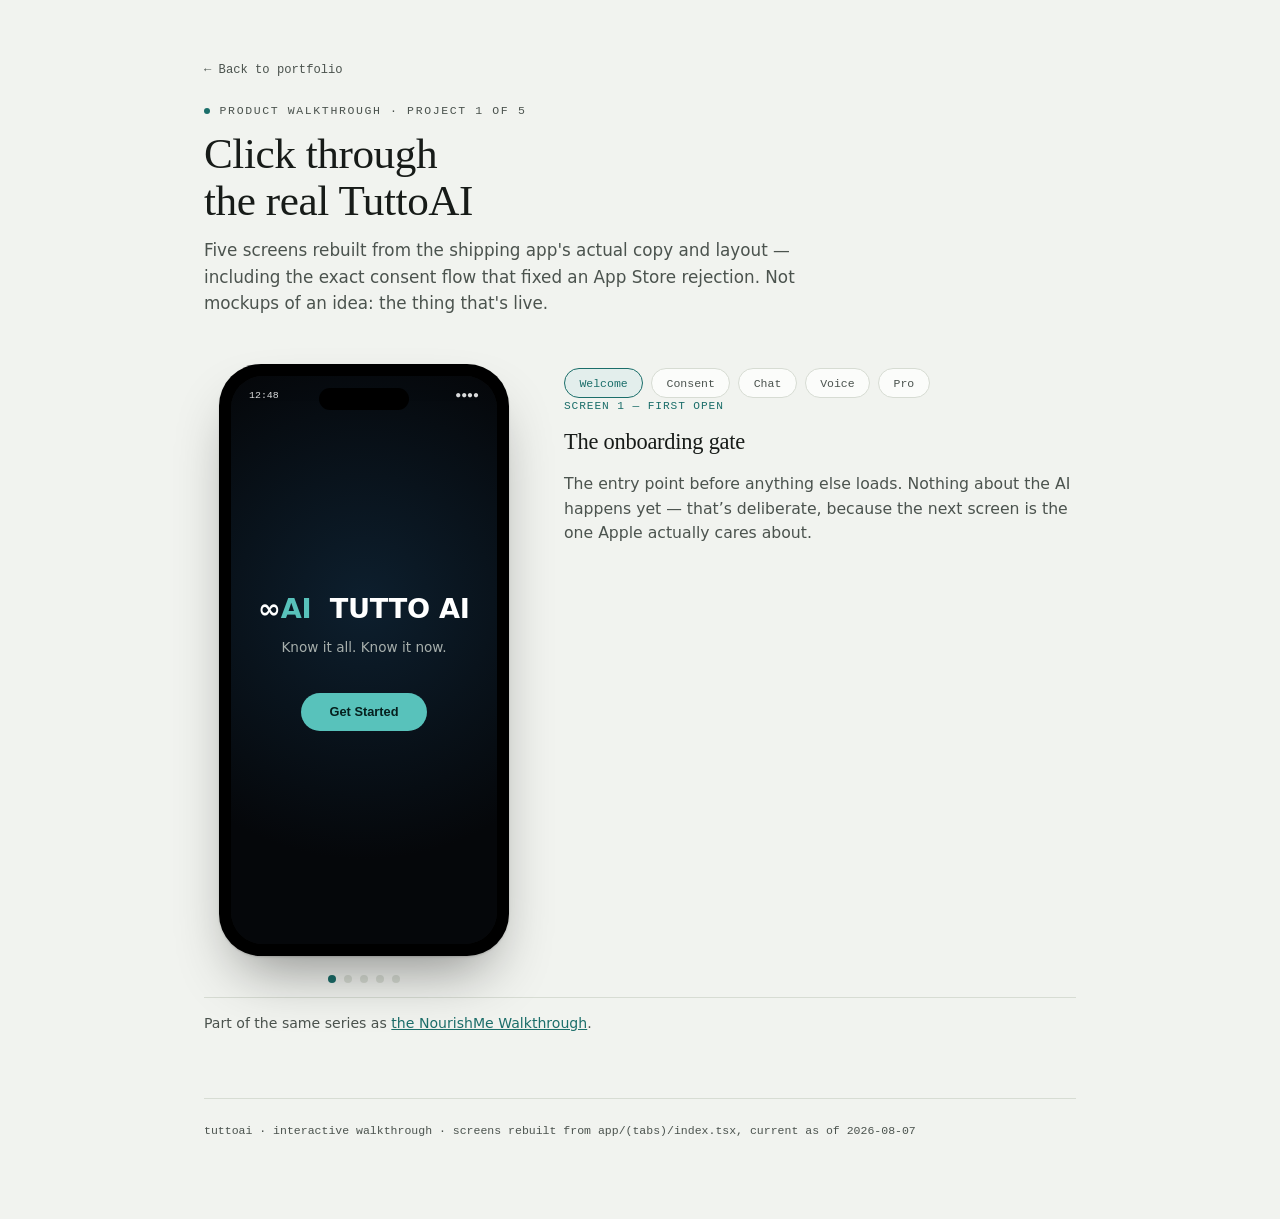
<file: demos/tuttoai.html>
<!doctype html>
<html lang="en">
<head>
<meta charset="utf-8">
<meta name="viewport" content="width=device-width, initial-scale=1">
<title>TuttoAI Walkthrough</title>
<style>
  :root {
    --paper: #F1F3EF;
    --paper-raised: #FBFCFA;
    --ink: #171B18;
    --ink-soft: #4B534E;
    --line: #D7DCD3;
    --accent: #1B6E6A;
    --accent-soft: #E3EEEC;
  }
  @media (prefers-color-scheme: dark) {
    :root:not([data-theme="light"]) {
      --paper: #14181A; --paper-raised: #1B2023; --ink: #E7EBE6;
      --ink-soft: #A2ADA5; --line: #313A36; --accent: #58C2BB; --accent-soft: #1E3634;
    }
  }
  :root[data-theme="dark"] {
    --paper: #14181A; --paper-raised: #1B2023; --ink: #E7EBE6;
    --ink-soft: #A2ADA5; --line: #313A36; --accent: #58C2BB; --accent-soft: #1E3634;
  }

  * { box-sizing: border-box; }
  body {
    margin: 0;
    background: var(--paper);
    color: var(--ink);
    font-family: system-ui, -apple-system, sans-serif;
    line-height: 1.55;
    -webkit-font-smoothing: antialiased;
  }
  a { color: var(--accent); }

  .page { max-width: 920px; margin: 0 auto; padding: 3.5rem 1.5rem 5rem; }

  .eyebrow {
    font-family: ui-monospace, "SF Mono", Menlo, monospace;
    font-size: 0.72rem;
    letter-spacing: 0.14em;
    text-transform: uppercase;
    color: var(--ink-soft);
    display: flex; align-items: center; gap: 0.6rem;
  }
  .eyebrow::before { content: ""; width: 6px; height: 6px; border-radius: 50%; background: var(--accent); flex: none; }
  .back-link { display: inline-block; font-family: ui-monospace, "SF Mono", Menlo, monospace; font-size: 0.76rem; color: var(--ink-soft); text-decoration: none; margin-bottom: 1.4rem; }
  .back-link:hover { color: var(--accent); }
  h1 {
    font-family: Georgia, "Times New Roman", serif;
    font-weight: 500;
    font-size: clamp(2rem, 5vw, 2.7rem);
    line-height: 1.1;
    letter-spacing: -0.01em;
    text-wrap: balance;
    margin: 0.6rem 0 0.8rem;
    max-width: 20ch;
  }
  .dek { font-size: 1.05rem; color: var(--ink-soft); max-width: 56ch; margin: 0 0 0.4rem; }
  .companion {
    font-size: 0.88rem; color: var(--ink-soft); margin: 0.9rem 0 0;
    padding-top: 0.9rem; border-top: 1px solid var(--line);
  }

  /* ---- Layout: phone + rail ---- */
  .demo {
    display: grid;
    grid-template-columns: minmax(260px, 320px) 1fr;
    gap: 2.5rem;
    align-items: start;
    margin-top: 3rem;
  }
  @media (max-width: 720px) {
    .demo { grid-template-columns: 1fr; justify-items: center; }
  }

  /* ---- Phone frame ---- */
  .phone-wrap { display: flex; flex-direction: column; align-items: center; gap: 1.2rem; }
  .phone {
    width: 290px;
    height: 592px;
    background: #000;
    border-radius: 42px;
    padding: 12px;
    box-shadow: 0 1px 2px rgba(0,0,0,0.15), 0 30px 60px -20px rgba(0,0,0,0.45);
    position: relative;
  }
  .screen {
    width: 100%; height: 100%;
    border-radius: 32px;
    overflow: hidden;
    position: relative;
    background: #0a0b0d;
  }
  .notch {
    position: absolute; top: 12px; left: 50%; transform: translateX(-50%);
    width: 90px; height: 22px; background: #000; border-radius: 12px; z-index: 20;
  }
  .statusbar {
    position: absolute; top: 0; left: 0; right: 0; height: 40px;
    display: flex; align-items: center; justify-content: space-between;
    padding: 0 18px; font-family: ui-monospace, "SF Mono", Menlo, monospace; font-size: 0.62rem;
    color: #fff; z-index: 15; opacity: 0.85;
  }

  .pane {
    position: absolute; inset: 0;
    opacity: 0; visibility: hidden; transform: translateY(6px);
    transition: opacity 0.32s ease, transform 0.32s ease;
    color: #fff; font-family: system-ui, -apple-system, sans-serif;
  }
  .pane.active { opacity: 1; visibility: visible; transform: translateY(0); }
  @media (prefers-reduced-motion: reduce) {
    .pane { transition: opacity 0.01s linear; transform: none; }
  }

  .app-top {
    position: absolute; top: 40px; left: 0; right: 0; height: 36px;
    display: flex; align-items: center; justify-content: space-between;
    padding: 0 16px; font-size: 0.78rem; font-weight: 600; z-index: 10;
    background: rgba(10,11,13,0.7);
  }
  .app-top .brand { display: flex; align-items: center; gap: 6px; }
  .app-top .pro { color: #cfd8d6; font-size: 0.68rem; display:flex; align-items:center; gap:4px; }

  /* Orb — electric plasma sphere, recreated from the app's real Skia shader (components/plasma-orb.tsx) */
  .orb-stage { position: absolute; inset: 0; display: flex; flex-direction: column; align-items: center; justify-content: center; padding-top: 60px; }
  .orb-label { font-size: 0.68rem; letter-spacing: 0.2em; color: #cfd8d6; margin-bottom: 1.6rem; text-transform: uppercase; }
  .orb-canvas { width: 210px; height: 210px; display: block; }
  .orb-caption { margin-top: 2rem; font-size: 1.15rem; font-weight: 700; text-align: center; line-height: 1.3; padding: 0 1.5rem; }
  .orb-caption em { color: #7fd4ff; font-style: normal; }

  /* Consent */
  .consent { position: absolute; inset: 0; padding: 78px 20px 20px; display: flex; flex-direction: column; background: #0a0b0d; }
  .consent h3 { font-size: 1.15rem; margin: 0 0 0.7rem; font-weight: 600; }
  .consent p { font-size: 0.76rem; line-height: 1.55; color: #cfd6d3; margin: 0 0 0.8rem; flex: 1; overflow-y: auto; }
  .consent .btns { display: flex; flex-direction: column; gap: 0.5rem; }
  .btn-primary { background: #58C2BB; color: #06201e; border: none; border-radius: 10px; padding: 0.75rem; font-weight: 700; font-size: 0.8rem; letter-spacing: 0.03em; }
  .btn-secondary { background: transparent; color: #cfd6d3; border: 1px solid #3a4340; border-radius: 10px; padding: 0.7rem; font-size: 0.78rem; }

  /* Chat */
  .chat { position: absolute; inset: 0; padding-top: 76px; display: flex; flex-direction: column; }
  .msgs { flex: 1; padding: 10px 14px; display: flex; flex-direction: column; gap: 10px; overflow-y: auto; }
  .bubble { max-width: 82%; padding: 0.55rem 0.75rem; border-radius: 12px; font-size: 0.78rem; line-height: 1.42; }
  .bubble.user { align-self: flex-end; background: #58C2BB; color: #06201e; border-bottom-right-radius: 4px; }
  .bubble.ai { align-self: flex-start; background: #1c2124; color: #e7ebe6; border-bottom-left-radius: 4px; }
  .composer { display: flex; align-items: center; gap: 8px; padding: 8px 12px; border-top: 1px solid #22282b; }
  .composer .field { flex: 1; background: #1c2124; border-radius: 20px; padding: 0.5rem 0.9rem; font-size: 0.72rem; color: #7a8380; }
  .tabbar { display: flex; justify-content: space-around; padding: 8px 4px; border-top: 1px solid #22282b; font-size: 0.56rem; color: #6b746f; }
  .tabbar .on { color: #58C2BB; font-weight: 600; }

  /* Paywall */
  .paywall { position: absolute; inset: 0; background: #0a0b0d; padding: 44px 20px 18px; display: flex; flex-direction: column; overflow-y: auto; }
  .paywall .x { align-self: flex-end; color: #6b746f; font-size: 1rem; margin-bottom: 0.6rem; }
  .paywall h3 { text-align: center; font-size: 1.05rem; letter-spacing: 0.03em; margin: 0 0 0.2rem; }
  .paywall .sub { text-align: center; font-size: 0.72rem; color: #a7afac; margin: 0 0 1rem; }
  .benefits { list-style: none; margin: 0 0 1rem; padding: 0; display: flex; flex-direction: column; gap: 0.42rem; }
  .benefits li { font-size: 0.72rem; color: #cfd6d3; display: flex; gap: 0.5rem; align-items: baseline; }
  .benefits li::before { content: "✦"; color: #58C2BB; font-size: 0.62rem; }
  .price-card { border: 1px solid #2c3330; border-radius: 12px; padding: 0.8rem 0.9rem; margin-bottom: 0.7rem; }
  .price-card .badge { display: inline-block; background: #fff; color: #06201e; font-size: 0.58rem; font-weight: 700; padding: 0.15rem 0.5rem; border-radius: 20px; margin-bottom: 0.4rem; }
  .price-card .amt { font-size: 1.2rem; font-weight: 700; }
  .price-card .per { font-size: 0.68rem; color: #8a928e; }
  .paywall .subscribe { background: #fff; color: #0a0b0d; border: none; border-radius: 10px; padding: 0.7rem; font-weight: 700; font-size: 0.76rem; margin-bottom: 0.5rem; }
  .paywall .monthly { background: transparent; border: 1px solid #2c3330; color: #cfd6d3; border-radius: 10px; padding: 0.6rem; font-size: 0.72rem; }
  .paywall .restore { text-align: center; font-size: 0.66rem; color: #6b746f; margin-top: 0.6rem; }

  /* Welcome */
  .welcome { position: absolute; inset: 0; display: flex; flex-direction: column; align-items: center; justify-content: center; text-align: center; padding: 0 1.6rem; background: radial-gradient(circle at 50% 40%, #0d1f2e, #05070a 70%); }
  .welcome .wordmark { font-size: 1.7rem; font-weight: 800; letter-spacing: -0.01em; margin-bottom: 0.4rem; }
  .welcome .wordmark span { color: #58C2BB; }
  .welcome .tag { font-size: 0.85rem; color: #a7afac; margin-bottom: 2.2rem; }
  .welcome .go { background: #58C2BB; color: #06201e; border: none; border-radius: 24px; padding: 0.7rem 1.8rem; font-weight: 700; font-size: 0.8rem; }

  /* ---- Controls ---- */
  .dots { display: flex; gap: 0.5rem; }
  .dot { width: 8px; height: 8px; border-radius: 50%; background: var(--line); border: none; cursor: pointer; padding: 0; }
  .dot.on { background: var(--accent); }

  .tabs {
    display: flex; flex-wrap: wrap; gap: 0.5rem;
  }
  .tab {
    font-family: ui-monospace, "SF Mono", Menlo, monospace; font-size: 0.72rem;
    background: var(--paper-raised); border: 1px solid var(--line); color: var(--ink-soft);
    border-radius: 20px; padding: 0.45rem 0.9rem; cursor: pointer;
  }
  .tab.on { background: var(--accent-soft); color: var(--accent); border-color: var(--accent); font-weight: 500; }

  /* ---- Right rail: caption ---- */
  .rail { padding-top: 0.3rem; }
  .rail-tag {
    font-family: ui-monospace, "SF Mono", Menlo, monospace; font-size: 0.7rem; letter-spacing: 0.08em;
    text-transform: uppercase; color: var(--accent); margin-bottom: 0.6rem; font-weight: 500;
  }
  .rail h2 { font-family: Georgia, "Times New Roman", serif; font-weight: 500; font-size: 1.4rem; margin: 0 0 0.8rem; letter-spacing: -0.01em; }
  .rail p { font-size: 0.98rem; color: var(--ink-soft); margin: 0 0 0.9rem; max-width: 52ch; }
  .rail .steps {
    margin-top: 1.1rem; padding: 0 0 0 1.1rem; font-size: 0.94rem; color: var(--ink);
    display: flex; flex-direction: column; gap: 0.4rem;
  }
  .rail .steps-label {
    font-family: ui-monospace, "SF Mono", Menlo, monospace; font-size: 0.68rem; letter-spacing: 0.08em;
    text-transform: uppercase; color: var(--ink-soft); margin: 1.1rem 0 0.5rem; font-weight: 500;
  }
  .rail .tie {
    margin-top: 1rem; padding: 0.85rem 1rem; background: var(--accent-soft);
    border-left: 3px solid var(--accent); border-radius: 0 3px 3px 0; font-size: 0.9rem;
  }
  .rail .tie b { display: block; font-family: ui-monospace, "SF Mono", Menlo, monospace; font-size: 0.66rem; letter-spacing: 0.08em; text-transform: uppercase; color: var(--accent); margin-bottom: 0.3rem; font-weight: 500; }

  footer {
    margin-top: 4rem; padding-top: 1.4rem; border-top: 1px solid var(--line);
    font-family: ui-monospace, "SF Mono", Menlo, monospace; font-size: 0.72rem; color: var(--ink-soft);
  }
</style>
</head>
<body>

<div class="page">

  <a class="back-link" href="../index.html#work">← Back to portfolio</a>
  <div class="eyebrow">Product walkthrough · project 1 of 5</div>
  <h1>Click through the real TuttoAI</h1>
  <p class="dek">Five screens rebuilt from the shipping app's actual copy and layout — including the exact consent flow that fixed an App Store rejection. Not mockups of an idea: the thing that's live.</p>

  <div class="demo">
    <div class="phone-wrap">
      <div class="phone">
        <div class="screen" id="screen">
          <div class="notch"></div>
          <div class="statusbar"><span>12:48</span><span>●●●●</span></div>

          <div class="pane active" data-pane="welcome">
            <div class="welcome">
              <div class="wordmark">∞<span>AI</span> &nbsp;TUTTO AI</div>
              <div class="tag">Know it all. Know it now.</div>
              <button class="go">Get Started</button>
            </div>
          </div>

          <div class="pane" data-pane="consent">
            <div class="consent">
              <h3>Before Tutto AI can answer</h3>
              <p>To answer you, the text you send — and any image or PDF you attach — is sent to <b>Anthropic PBC</b>, which runs the Claude AI model. If you use spoken replies, the answer text is sent to <b>ElevenLabs</b> to generate the audio. Neither company uses your data to train their AI models.<br><br>Your conversations, profile and memory stay stored only on this device — there's no server holding them otherwise.</p>
              <div class="btns">
                <button class="btn-primary">Allow AI Responses</button>
                <button class="btn-secondary">Not Now</button>
              </div>
            </div>
          </div>

          <div class="pane" data-pane="chat">
            <div class="chat">
              <div class="app-top"><span class="brand">∞AI 🔥1</span><span class="pro">✦ Pro ⚙</span></div>
              <div class="msgs">
                <div class="bubble user">Summarize this PDF and pull out the deadlines</div>
                <div class="bubble ai">Three deadlines found — Aug 28 (draft due), Sep 4 (review), Sep 12 (final submission). Want the full breakdown?</div>
                <div class="bubble user">Just the breakdown</div>
              </div>
              <div class="composer"><div class="field">Message Tutto AI…</div></div>
              <div class="tabbar"><span>Chat</span><span>Translate</span><span class="on">Voice</span><span>Summarize</span><span>Analyze</span><span>Prompts</span></div>
            </div>
          </div>

          <div class="pane" data-pane="voice">
            <div class="orb-stage">
              <div class="orb-label">Listening</div>
              <canvas class="orb-canvas" id="orbCanvas" width="210" height="210" aria-label="Animated electric plasma sphere, the app's voice indicator"></canvas>
              <div class="orb-caption">Talk to it in <em>your voice</em></div>
            </div>
          </div>

          <div class="pane" data-pane="pro">
            <div class="paywall">
              <span class="x">✕</span>
              <h3>TUTTO AI PRO</h3>
              <div class="sub">Full access. Natural voice. No compromises.</div>
              <ul class="benefits">
                <li>Hands-free voice conversations</li>
                <li>Real-time web search</li>
                <li>Cross-session AI memory</li>
                <li>Custom AI personality</li>
                <li>PDF import &amp; analysis</li>
                <li>Save any response</li>
              </ul>
              <div class="price-card">
                <span class="badge">BEST VALUE — SAVE 17%</span>
                <div class="amt">$99.99 / year</div>
                <div class="per">$8.33 / month</div>
              </div>
              <button class="subscribe">Subscribe Annual</button>
              <button class="monthly">Continue Monthly · $9.99/mo</button>
              <div class="restore">Restore Purchases</div>
            </div>
          </div>

        </div>
      </div>

      <div class="dots" id="dots"></div>
    </div>

    <div class="rail">
      <div class="tabs" id="tabs"></div>

      <div id="railText"></div>
    </div>
  </div>

  <p class="companion">Part of the same series as <a href="nourishme.html">the NourishMe Walkthrough</a>.</p>

  <footer>tuttoai · interactive walkthrough · screens rebuilt from app/(tabs)/index.tsx, current as of 2026-08-07</footer>
</div>

<script>
  const screens = [
    { key: 'welcome', label: 'Welcome', tag: 'Screen 1 — First open',
      title: 'The onboarding gate',
      body: 'The entry point before anything else loads. Nothing about the AI happens yet — that’s deliberate, because the next screen is the one Apple actually cares about.',
      steps: null, tie: null },
    { key: 'consent', label: 'Consent', tag: 'Screen 2 — App Store fix',
      title: 'The screen that reversed a rejection',
      body: 'Build 1.0 (16) was rejected under Guideline 5.1.1(i)/5.1.2(i): sending user data to a third-party AI provider without disclosing it in-app. This is the fix — it names Anthropic PBC and ElevenLabs by name, states exactly what leaves the device, and it’s non-skippable. It gates 8 separate code paths that call out to a provider.',
      steps: [
        'Read the rejection reason against the actual guideline text — a privacy policy link wasn’t enough; the disclosure had to live in-app.',
        'Audited every code path that calls out to a third party and found 8 separate send sites.',
        'Wrote a non-skippable consent screen naming Anthropic PBC and ElevenLabs by name, and what specifically leaves the device.',
        'Wrote one aiAllowed() check and routed all 8 call sites through it, so a future 9th path can’t be missed.',
        'Made "decline" a real, usable state — the user stays in the app with AI off, not locked out.',
      ],
      tie: 'I built a consent gate that names the actual recipients, not a link to a policy page, and audited every call site so nothing reaches a provider unless that flag is true.' },
    { key: 'chat', label: 'Chat', tag: 'Screen 3 — Core loop',
      title: 'Chat, with real guardrails underneath',
      body: 'Looks like a standard chat UI. Underneath: every message here only sends because the consent screen was accepted, and the AI’s API key never touches this client — it goes through the Cloudflare Worker proxy covered in the dossier.',
      steps: null, tie: null },
    { key: 'voice', label: 'Voice', tag: 'Screen 4 — Voice mode',
      title: 'The orb, and the claim behind it',
      body: 'The permission string under this screen used to claim "all speech processing happens on your device" — untrue, since on-device recognition was never enforced. Caught in a self-audit days after the consent fix and reworded rather than degrading accuracy to make the claim true.',
      steps: [
        'After the consent-screen fix, re-read every other permission string for the same failure category, not just the one Apple flagged.',
        'Found the mic prompt claimed on-device-only processing, but requiresOnDeviceRecognition was never set — iOS was defaulting to server-side transcription.',
        'Weighed forcing on-device recognition (accurate claim, worse accuracy, unavailable on some devices/locales) against rewording the claim — chose the honest rewrite over degrading the feature.',
      ],
      tie: null },
    { key: 'pro', label: 'Pro', tag: 'Screen 5 — Paywall',
      title: 'Copy that survived a rewrite',
      body: '"No interruptions. Ever." — a promise usage limits would eventually break — was dropped for "Save any response." The domain in the title used to be tutto.ai, a parked listing for sale by a third party; every mention of it was replaced with the plain product name after it was caught auto-linking to the listing.',
      steps: [
        'Noticed tapping the paywall title opened a domain-resale listing instead of doing nothing.',
        'Traced it to iOS auto-linkifying the literal string "tutto.ai," which the app used as its own branding in 4 places — a domain it doesn’t own.',
        'Replaced all 4 instances with the plain product name so there’s nothing left for iOS to linkify.',
        'Separately, audited the benefit copy for claims usage limits would eventually break, and cut "No interruptions. Ever." before it shipped.',
      ],
      tie: null },
  ];

  const pane = document.getElementById('screen');
  const dotsEl = document.getElementById('dots');
  const tabsEl = document.getElementById('tabs');
  const railEl = document.getElementById('railText');
  let idx = 0;

  screens.forEach((s, i) => {
    const d = document.createElement('button');
    d.className = 'dot' + (i === 0 ? ' on' : '');
    d.setAttribute('aria-label', s.label);
    d.addEventListener('click', () => show(i));
    dotsEl.appendChild(d);

    const t = document.createElement('button');
    t.className = 'tab' + (i === 0 ? ' on' : '');
    t.textContent = s.label;
    t.addEventListener('click', () => show(i));
    tabsEl.appendChild(t);
  });

  function show(i) {
    idx = i;
    document.querySelectorAll('.pane').forEach(p => p.classList.remove('active'));
    document.querySelector('.pane[data-pane="' + screens[i].key + '"]').classList.add('active');
    document.querySelectorAll('.dot').forEach((d, j) => d.classList.toggle('on', j === i));
    document.querySelectorAll('.tab').forEach((t, j) => t.classList.toggle('on', j === i));

    const s = screens[i];
    railEl.innerHTML =
      '<div class="rail-tag">' + s.tag + '</div>' +
      '<h2>' + s.title + '</h2>' +
      '<p>' + s.body + '</p>' +
      (s.steps ? '<div class="steps-label">How I fixed it</div><ol class="steps">' + s.steps.map(function(step) { return '<li>' + step + '</li>'; }).join('') + '</ol>' : '') +
      (s.tie ? '<div class="tie"><b>Say it like this</b>' + s.tie + '</div>' : '');

    if (s.key === 'voice') { plasmaOrb.start(); } else { plasmaOrb.stop(); }
  }

  // Electric plasma sphere — a JS/Canvas port of the app's real Skia shader
  // (components/plasma-orb.tsx): domain-warped fbm noise for the swirling
  // core, ridged noise thresholded into thin veins for the crackling
  // filaments, a radial mask for the ball, and a soft outer glow. Runs at
  // low internal resolution and upscales, since this is a decorative loop,
  // not the app's real GPU shader.
  var plasmaOrb = (function () {
    var canvas = document.getElementById('orbCanvas');
    var ctx = canvas.getContext('2d');
    var N = 88;
    var off = document.createElement('canvas');
    off.width = N; off.height = N;
    var octx = off.getContext('2d');
    var img = octx.createImageData(N, N);
    var reduced = window.matchMedia && window.matchMedia('(prefers-reduced-motion: reduce)').matches;
    var t = 0, raf = null, running = false;

    function hash(x, y) {
      var s = Math.sin(x * 127.1 + y * 311.7) * 43758.5453;
      return s - Math.floor(s);
    }
    function noise(x, y) {
      var xi = Math.floor(x), yi = Math.floor(y);
      var xf = x - xi, yf = y - yi;
      var u = xf * xf * (3 - 2 * xf), v = yf * yf * (3 - 2 * yf);
      var a = hash(xi, yi), b = hash(xi + 1, yi), c = hash(xi, yi + 1), d = hash(xi + 1, yi + 1);
      return a + (b - a) * u + (c - a) * v + (a - b - c + d) * u * v;
    }
    function fbm(x, y) {
      var v = 0, a = 0.5;
      for (var i = 0; i < 4; i++) {
        v += a * noise(x, y);
        var nx = x * 2 + 19, ny = y * 2 + 7;
        x = nx; y = ny;
        a *= 0.5;
      }
      return v;
    }
    function veins(x, y) {
      var n = fbm(x, y);
      var d = 1 - Math.abs(n - 0.5) * 2;
      return Math.pow(Math.max(d, 0), 7);
    }

    function paint() {
      t += reduced ? 0.0025 : 0.011;
      var data = img.data;
      for (var y = 0; y < N; y++) {
        var v = (y / N - 0.5) * 2;
        for (var x = 0; x < N; x++) {
          var u = (x / N - 0.5) * 2;
          var r = Math.sqrt(u * u + v * v);
          var px = u * 3.2, py = v * 3.2;
          var wx = fbm(px * 0.8 + t, py * 0.8 + t);
          var wy = fbm(px * 0.8 - t + 3.3, py * 0.8 - t + 3.3);
          px += wx * 1.4; py += wy * 1.4;
          var v1 = veins(px * 1.4 + t * 0.5, py * 1.4 + t * 0.5);
          var v2 = veins(px * 2.8 - t * 0.7 + 11, py * 2.8 - t * 0.7 + 11);
          var fil = Math.max(v1, v2 * 0.85);
          var core = Math.max(0, Math.min(1, 1 - r / 0.7));
          var reach = Math.max(0, Math.min(1, (0.92 - r) / (0.92 - 0.35)));
          var energy = fil * reach * 0.9;
          var halo = Math.exp(-r * 3.2) * 0.3;
          var edgeFade = Math.max(0, Math.min(1, (0.5 - r) / (0.5 - 0.3)));
          var alpha = Math.max(0, Math.min(1, energy * 0.95 + halo * 0.9 + core * 0.12)) * edgeFade;

          var hotAmt = Math.pow(energy, 1.4);
          var cr = 13 * core * 0.45 + 31 * energy * 1.1 + 204 * hotAmt + 31 * halo;
          var cg = 38 * core * 0.45 + 128 * energy * 1.1 + 242 * hotAmt + 128 * halo;
          var cb = 128 * core * 0.45 + 255 * energy * 1.1 + 255 * hotAmt + 255 * halo;

          var idx = (y * N + x) * 4;
          data[idx] = Math.min(255, cr);
          data[idx + 1] = Math.min(255, cg);
          data[idx + 2] = Math.min(255, cb);
          data[idx + 3] = Math.min(255, alpha * 255);
        }
      }
      octx.putImageData(img, 0, 0);
      ctx.clearRect(0, 0, canvas.width, canvas.height);
      ctx.imageSmoothingEnabled = true;
      ctx.drawImage(off, 0, 0, canvas.width, canvas.height);
      if (running) raf = requestAnimationFrame(paint);
    }

    return {
      start: function () { if (running) return; running = true; raf = requestAnimationFrame(paint); },
      stop: function () { running = false; if (raf) cancelAnimationFrame(raf); },
    };
  })();

  show(0);
</script>
</body>
</html>
</file>
<file: styles.css>
/* ============================================================
   Jamie Ndreaj — Portfolio
   Liquid-glass · icy · metallic. Drifting aurora behind frosted
   glass, metallic type, fluid motion. Only transform/opacity
   animate. No build step. Edit freely.
   ============================================================ */

:root {
  color-scheme: dark;
  /* palette — dark (default) : deep ink-teal water */
  --bg: #050a12;
  --bg-2: #0a1521;
  --card: rgba(180, 220, 235, 0.06);
  --card-hover: rgba(180, 220, 235, 0.1);
  --text: #eaf3f8;            /* cool near-white */
  --text-dim: #9fb3c1;        /* cool gray */
  --accent: #8fe3f0;          /* icy cyan */
  --accent-2: #5fbfd2;        /* deeper aqua */
  --iris: #9fb8ff;            /* iridescent violet hint */
  --border: rgba(180, 220, 235, 0.14);
  --hairline: rgba(200, 232, 242, 0.2);
  --shadow: 0 24px 70px -24px rgba(0, 8, 16, 0.85);
  --glass-blur: 22px;

  /* motion + intensity knobs for the aurora */
  --speed: 1;               /* motion speed multiplier (higher = faster) */
  --aurora-opacity: 1;      /* overall intensity of the liquid background */
  --blob-blur: 70px;        /* softness of the orbs */
  --violet-strength: 0.9;   /* how present the iridescent violet orb is */
  --wave-opacity: 0.5;      /* strength of the optional wave layer */

  /* metallic sheen for type */
  --metal: linear-gradient(100deg, #cfe6ef 0%, #ffffff 26%, #8fe3f0 52%, #c3d0da 74%, #eaf3f8 100%);

  /* aurora blob colors */
  --a1: rgba(90, 210, 232, 0.55);   /* cyan */
  --a2: rgba(70, 150, 200, 0.45);   /* steel blue */
  --a3: rgba(150, 175, 255, 0.4);   /* violet */
  --a4: rgba(190, 225, 235, 0.35);  /* silver-ice */

  /* motion */
  --ease-out: cubic-bezier(0.23, 1, 0.32, 1);
  --ease-in-out: cubic-bezier(0.77, 0, 0.175, 1);

  --radius: 22px;
  --radius-sm: 14px;
  --max: 1080px;
}

* { box-sizing: border-box; margin: 0; padding: 0; }

html { scroll-behavior: smooth; background: var(--bg); }

body {
  font-family: -apple-system, BlinkMacSystemFont, "SF Pro Display", "SF Pro Text",
    system-ui, "Segoe UI", sans-serif;
  background: transparent;      /* let the aurora show through */
  color: var(--text);
  line-height: 1.5;
  -webkit-font-smoothing: antialiased;
  text-rendering: optimizeLegibility;
  overflow-x: hidden;
}

img { max-width: 100%; display: block; }

/* ============================================================
   AURORA — the drifting liquid background
   ============================================================ */
.aurora {
  position: fixed;
  inset: -20vmax;             /* overscan so blurred blobs never show an edge */
  z-index: -2;
  overflow: hidden;
  pointer-events: none;
  opacity: var(--aurora-opacity);
  transition: opacity 0.4s var(--ease-out);
}
.aurora::after {
  /* subtle vignette + top sheen keeps foreground text legible */
  content: "";
  position: absolute;
  inset: 20vmax;
  background:
    radial-gradient(120% 90% at 50% -10%, rgba(200, 240, 250, 0.08), transparent 60%),
    radial-gradient(120% 120% at 50% 120%, rgba(0, 6, 14, 0.5), transparent 55%);
  z-index: 1;
}
.blob {
  position: absolute;
  border-radius: 50%;
  filter: blur(var(--blob-blur));
  opacity: 0.9;
  will-change: transform;
  mix-blend-mode: screen;      /* colors add like light through water */
  animation-timing-function: var(--ease-in-out);
  animation-iteration-count: infinite;
  animation-direction: alternate;
  animation-duration: calc(var(--dur) / var(--speed));
}
.b1 { --dur: 26s; width: 46vmax; height: 46vmax; left: 4%;  top: 2%;  background: radial-gradient(circle, var(--a1), transparent 68%); animation-name: drift1; }
.b2 { --dur: 32s; width: 40vmax; height: 40vmax; right: 2%; top: 12%; background: radial-gradient(circle, var(--a2), transparent 66%); animation-name: drift2; }
.b3 { --dur: 38s; width: 44vmax; height: 44vmax; left: 22%; bottom: 2%; background: radial-gradient(circle, var(--a3), transparent 68%); opacity: var(--violet-strength); animation-name: drift3; }
.b4 { --dur: 30s; width: 34vmax; height: 34vmax; right: 14%; bottom: 8%; background: radial-gradient(circle, var(--a4), transparent 66%); animation-name: drift4; }

/* ---------- OPTIONAL WAVE LAYER (liquid horizon) ---------- */
.waves { position: fixed; left: 0; right: 0; bottom: 0; height: 42vh; z-index: -1; pointer-events: none; display: none; }
body.show-waves .waves { display: block; }
.wave {
  position: absolute;
  left: 0; bottom: 0;
  width: 200%;
  height: 100%;
  background-repeat: repeat-x;
  background-position: 0 bottom;
  background-size: 50% 100%;
  will-change: transform;
  animation-timing-function: linear;
  animation-iteration-count: infinite;
  animation-name: waveMove;
}
.w-back {
  opacity: calc(var(--wave-opacity) * 0.6);
  background-image: url("data:image/svg+xml,%3Csvg xmlns='http://www.w3.org/2000/svg' viewBox='0 0 720 200' preserveAspectRatio='none'%3E%3Cpath d='M0,80 C120,130 240,30 360,80 C480,130 600,30 720,80 L720,200 L0,200 Z' fill='%235fbfd2' fill-opacity='0.5'/%3E%3C/svg%3E");
  animation-duration: calc(24s / var(--speed));
}
.w-front {
  opacity: var(--wave-opacity);
  background-image: url("data:image/svg+xml,%3Csvg xmlns='http://www.w3.org/2000/svg' viewBox='0 0 720 200' preserveAspectRatio='none'%3E%3Cpath d='M0,110 C150,60 300,150 450,110 C600,70 660,120 720,110 L720,200 L0,200 Z' fill='%238fe3f0' fill-opacity='0.55'/%3E%3C/svg%3E");
  animation-duration: calc(16s / var(--speed));
}
@keyframes waveMove { from { transform: translateX(0); } to { transform: translateX(-50%); } }

/* ---------- FILM GRAIN (premium depth, kills banding) ---------- */
.grain {
  position: fixed;
  inset: 0;
  z-index: 50;
  pointer-events: none;
  opacity: 0.06;
  mix-blend-mode: soft-light;
  background-image: url("data:image/svg+xml,%3Csvg xmlns='http://www.w3.org/2000/svg' width='140' height='140'%3E%3Cfilter id='n'%3E%3CfeTurbulence type='fractalNoise' baseFrequency='0.85' numOctaves='2' stitchTiles='stitch'/%3E%3C/filter%3E%3Crect width='140' height='140' filter='url(%23n)'/%3E%3C/svg%3E");
}

/* ---------- GEOMETRIC RINGS (thin metallic circles that clash) ---------- */
.rings {
  position: fixed;
  inset: 0;
  z-index: -1;
  pointer-events: none;
  overflow: hidden;
  opacity: var(--rings-opacity, 0.55);
}
.ring {
  position: absolute;
  border-radius: 50%;
  border: 1.5px solid rgba(184, 228, 242, 0.28);
  box-shadow: inset 0 0 50px rgba(143, 227, 240, 0.05), 0 0 24px -8px rgba(143, 227, 240, 0.25);
  will-change: transform;
  animation-timing-function: var(--ease-in-out);
  animation-iteration-count: infinite;
  animation-direction: alternate;
  animation-duration: calc(var(--dur) / var(--speed));
}
.r1 { --dur: 34s; width: 42vmin; height: 42vmin; top: 14%;  left: 26%; animation-name: drift1; }
.r2 { --dur: 44s; width: 56vmin; height: 56vmin; top: 30%;  left: 52%; animation-name: drift2; border-color: rgba(159, 184, 255, 0.24); }
.r3 { --dur: 52s; width: 30vmin; height: 30vmin; top: 8%;   left: 62%; animation-name: drift3; }
.r4 { --dur: 40s; width: 48vmin; height: 48vmin; bottom: 8%; left: 18%; animation-name: drift4; }
.r5 { --dur: 60s; width: 38vmin; height: 38vmin; bottom: 4%; right: 14%; animation-name: drift2; border-color: rgba(200, 232, 242, 0.2); }
.r6 { --dur: 48s; width: 68vmin; height: 68vmin; top: 40%;  left: 8%;  animation-name: drift3; border-color: rgba(159, 184, 255, 0.18); }

@keyframes drift1 { from { transform: translate3d(0,0,0) scale(1); } to { transform: translate3d(14vmax, 10vmax, 0) scale(1.18); } }
@keyframes drift2 { from { transform: translate3d(0,0,0) scale(1.1); } to { transform: translate3d(-12vmax, 14vmax, 0) scale(0.92); } }
@keyframes drift3 { from { transform: translate3d(0,0,0) scale(1); } to { transform: translate3d(10vmax, -12vmax, 0) scale(1.2); } }
@keyframes drift4 { from { transform: translate3d(0,0,0) scale(0.95); } to { transform: translate3d(-14vmax, -8vmax, 0) scale(1.15); } }

/* ---------- SCROLL REVEAL ---------- */
.js .reveal {
  opacity: 0;
  transform: translateY(18px);
  transition: opacity 0.7s var(--ease-out), transform 0.7s var(--ease-out);
  will-change: transform, opacity;
}
.js .reveal.is-visible { opacity: 1; transform: none; }

/* ---------- NAV (translucent chrome) ---------- */
.nav {
  position: sticky;
  top: 0;
  z-index: 20;
  display: flex;
  align-items: center;
  justify-content: space-between;
  padding: 14px clamp(20px, 5vw, 48px);
  background: color-mix(in srgb, var(--bg) 55%, transparent);
  backdrop-filter: blur(var(--glass-blur)) saturate(180%);
  -webkit-backdrop-filter: blur(var(--glass-blur)) saturate(180%);
  border-bottom: 1px solid var(--hairline);
}
.brand {
  font-size: 1.1rem;
  font-weight: 600;
  letter-spacing: -0.02em;
  color: var(--text);
  text-decoration: none;
}
.nav-links { display: flex; gap: clamp(14px, 2.5vw, 28px); }
.nav-links a {
  color: var(--text-dim);
  text-decoration: none;
  font-size: 0.9rem;
  font-weight: 500;
  letter-spacing: -0.01em;
  transition: color 0.2s var(--ease-out);
}
.nav-links a:hover { color: var(--text); }

/* ---------- LAYOUT ---------- */
.section {
  max-width: var(--max);
  margin: 0 auto;
  padding: clamp(64px, 10vw, 128px) clamp(20px, 5vw, 48px);
}
.section-title {
  font-size: clamp(1.9rem, 4vw, 2.9rem);
  font-weight: 600;
  letter-spacing: -0.03em;
  line-height: 1.08;
  margin-bottom: 18px;
}
.section-intro {
  max-width: 640px;
  color: var(--text-dim);
  font-size: 1.08rem;
  letter-spacing: -0.01em;
  margin-bottom: 40px;
}
.subhead {
  font-size: 1.25rem;
  font-weight: 600;
  letter-spacing: -0.02em;
  margin: 44px 0 18px;
  color: var(--text-dim);
}

/* ---------- HERO ---------- */
.hero {
  max-width: var(--max);
  margin: 0 auto;
  padding: clamp(80px, 13vw, 168px) clamp(20px, 5vw, 48px) clamp(48px, 7vw, 90px);
}
.eyebrow {
  color: var(--accent-2);
  font-weight: 600;
  font-size: 0.82rem;
  letter-spacing: 0.02em;
  text-transform: uppercase;
  margin-bottom: 22px;
}
.hero h1 {
  font-weight: 700;
  font-size: clamp(2.9rem, 8.5vw, 5.4rem);
  line-height: 1.02;
  letter-spacing: -0.045em;
  margin-bottom: 28px;
}
/* metallic, faintly shimmering headline accent */
.hero h1 .accent {
  background: var(--metal);
  background-size: 220% 100%;
  -webkit-background-clip: text;
  background-clip: text;
  color: transparent;
  animation: sheen 8s linear infinite;
}
@keyframes sheen {
  0% { background-position: 0% 50%; }
  100% { background-position: 220% 50%; }
}
.lede {
  max-width: 640px;
  font-size: clamp(1.1rem, 2vw, 1.3rem);
  line-height: 1.5;
  letter-spacing: -0.015em;
  color: var(--text-dim);
  margin-bottom: 38px;
}
.hero-actions { display: flex; gap: 14px; flex-wrap: wrap; }

/* ---------- BUTTONS ---------- */
.btn {
  display: inline-block;
  padding: 13px 24px;
  border-radius: 999px;
  font-weight: 600;
  font-size: 0.95rem;
  letter-spacing: -0.01em;
  text-decoration: none;
  border: 1px solid transparent;
  transition: transform 0.16s var(--ease-out),
    background 0.2s var(--ease-out), border-color 0.2s var(--ease-out),
    color 0.2s var(--ease-out), box-shadow 0.2s var(--ease-out);
}
.btn:active { transform: scale(0.97); }
.btn-primary {
  background: linear-gradient(180deg, #b6eef7, #6fc9d6);
  color: #06222b;
  box-shadow: inset 0 1px 0 rgba(255, 255, 255, 0.6), 0 8px 24px -10px rgba(90, 200, 225, 0.6);
}
.btn-ghost {
  background: var(--card);
  color: var(--text);
  border-color: var(--border);
  backdrop-filter: blur(10px);
  -webkit-backdrop-filter: blur(10px);
}
.btn-small { padding: 10px 18px; font-size: 0.88rem; }
@media (hover: hover) and (pointer: fine) {
  .btn:hover { transform: translateY(-2px); }
  .btn-primary:hover { background: linear-gradient(180deg, #c8f3fb, #7fd7e4); box-shadow: inset 0 1px 0 rgba(255,255,255,0.7), 0 12px 30px -10px rgba(90,200,225,0.75); }
  .btn-ghost:hover { border-color: var(--hairline); background: var(--card-hover); }
}

/* ---------- FOCUS (keyboard) ---------- */
a:focus-visible,
.btn:focus-visible,
.cert-verify:focus-visible {
  outline: 2px solid var(--accent);
  outline-offset: 3px;
  border-radius: 999px;
}
:focus:not(:focus-visible) { outline: none; }

/* ---------- GLASS CARDS (projects) ---------- */
.project {
  position: relative;
  display: grid;
  grid-template-columns: 1fr 1fr;
  gap: clamp(28px, 5vw, 56px);
  align-items: center;
  padding: clamp(24px, 4vw, 40px);
  background: var(--card);
  border: 1px solid var(--border);
  border-radius: var(--radius);
  margin-bottom: 24px;
  backdrop-filter: blur(var(--glass-blur)) saturate(160%);
  -webkit-backdrop-filter: blur(var(--glass-blur)) saturate(160%);
  box-shadow: inset 0 1px 0 var(--hairline);   /* light catching the top edge */
  transition: transform 0.3s var(--ease-out), background 0.3s var(--ease-out),
    border-color 0.3s var(--ease-out), box-shadow 0.3s var(--ease-out);
}
@media (hover: hover) and (pointer: fine) {
  .project:hover {
    transform: translateY(-4px);
    background: var(--card-hover);
    border-color: var(--hairline);
    box-shadow: inset 0 1px 0 var(--hairline), var(--shadow);
  }
}
/* pointer-tracked specular highlight — light catching the glass */
.project::before {
  content: "";
  position: absolute;
  inset: 0;
  border-radius: inherit;
  background: radial-gradient(220px circle at var(--mx, 50%) var(--my, 50%), rgba(255, 255, 255, 0.14), transparent 60%);
  opacity: 0;
  transition: opacity 0.35s var(--ease-out);
  pointer-events: none;
  z-index: 1;
}
.project > * { position: relative; z-index: 2; }
@media (hover: hover) and (pointer: fine) {
  .project:hover::before { opacity: 1; }
}
.project-reverse .project-media { order: 2; }
.project-media { display: flex; justify-content: center; }

/* metallic phone frame */
.phone {
  width: 100%;
  max-width: 250px;
  aspect-ratio: 1284 / 2778;
  border-radius: 42px;
  padding: 9px;
  background: linear-gradient(150deg, #565f6a 0%, #222b34 38%, #0c1218 68%, #333d48 100%);
  box-shadow:
    0 34px 70px -22px rgba(0, 4, 12, 0.75),
    inset 0 1px 1px rgba(255, 255, 255, 0.4),
    inset 0 -2px 4px rgba(0, 0, 0, 0.55);
  animation: float 7s var(--ease-in-out) infinite alternate;
  will-change: transform;
}
@keyframes float { from { transform: translateY(4px); } to { transform: translateY(-8px); } }

/* App Store mockups already carry their own device frame + glow, so they float
   on their own instead of sitting inside .phone (which would double-frame). */
.mockup {
  width: 100%;
  max-width: 268px;
  height: auto;
  display: block;
  border-radius: 26px;
  filter: drop-shadow(0 34px 70px rgba(0, 4, 12, 0.7));
  animation: float 7s var(--ease-in-out) infinite alternate;
  will-change: transform;
}
.phone-screen {
  width: 100%;
  height: 100%;
  border-radius: 33px;
  overflow: hidden;
  background: #070b0f;
  position: relative;
}
.phone-screen img { width: 100%; height: 100%; object-fit: cover; display: block; }
/* icon "splash" for apps without screenshots yet */
.phone-screen.splash { display: flex; flex-direction: column; align-items: center; justify-content: center; gap: 18px; }
.phone-screen.splash .app-icon { width: 46%; height: auto; border-radius: 24%; box-shadow: 0 14px 34px -10px rgba(0, 0, 0, 0.65); }
.phone-screen.splash .splash-name { color: #eef6fa; font-weight: 600; letter-spacing: -0.01em; font-size: 1.05rem; }
.splash-nourish { background: radial-gradient(120% 90% at 50% 22%, #4A90E8, #0B3E9E); }
.splash-nourish .app-icon { width: 58%; border-radius: 26%; }
/* Alter — the app's own deep-sea ground, light from the top right. */
.splash-alter { background: radial-gradient(120% 90% at 72% 12%, #2E8FD0, #0B3F68 52%, #04203A); }
.splash-alter .app-icon { width: 56%; border-radius: 24%; }

/* LunaRest — night, so the icon reads as a moon against it. */
.splash-luna { background: radial-gradient(120% 90% at 50% 20%, #2B2A5E, #0C0A22); }
.splash-luna .app-icon { width: 56%; border-radius: 24%; }
.splash-tutto { background: #000; }
.splash-tutto .app-icon { width: 62%; border-radius: 0; box-shadow: none; }
.splash-tutto .splash-name { color: #f2f2f2; }
.splash-stayvetted { background: radial-gradient(120% 90% at 50% 20%, #14384b, #060f16); padding: 0 8px; }
.splash-stayvetted .wordmark {
  font-size: 1.15rem; font-weight: 800; letter-spacing: -0.02em;
  background: var(--metal); -webkit-background-clip: text; background-clip: text; color: transparent;
  margin-bottom: 8px;
}
.splash-stayvetted .splash-name { font-size: 0.78rem; text-align: center; color: var(--text-dim); }
.splash-buydropt { background: radial-gradient(120% 90% at 50% 20%, #14314b, #060d16); padding: 0 8px; }
.splash-buydropt .wordmark {
  font-size: 2rem;
  font-weight: 700;
  letter-spacing: -0.03em;
  background: var(--metal);
  -webkit-background-clip: text;
  background-clip: text;
  color: transparent;
}
.splash-buydropt .splash-name { font-size: 0.78rem; text-align: center; color: var(--text-dim); }
.project-body h3 {
  font-size: 1.65rem;
  font-weight: 600;
  letter-spacing: -0.025em;
  margin-bottom: 8px;
}
.project-tagline { color: var(--accent); font-weight: 500; letter-spacing: -0.01em; margin-bottom: 14px; }
.project-desc { color: var(--text-dim); letter-spacing: -0.01em; margin-bottom: 22px; }
.tags { list-style: none; display: flex; gap: 8px; flex-wrap: wrap; margin-bottom: 24px; }
.tags li {
  font-size: 0.78rem;
  color: var(--text-dim);
  border: 1px solid var(--border);
  border-radius: 999px;
  padding: 4px 12px;
}
.project-links { display: flex; gap: 12px; flex-wrap: wrap; }

/* ---------- BADGE ---------- */
.badge {
  display: inline-block;
  font-size: 0.62rem;
  font-weight: 700;
  text-transform: uppercase;
  letter-spacing: 0.06em;
  color: var(--accent);
  border: 1px solid var(--accent-2);
  border-radius: 999px;
  padding: 3px 9px;
  vertical-align: middle;
  margin-left: 8px;
}

/* ---------- CERTIFICATIONS / EDUCATION ---------- */
.cert-list { list-style: none; display: flex; flex-direction: column; gap: 12px; }
.cert {
  display: flex;
  align-items: center;
  justify-content: space-between;
  gap: 16px;
  padding: 20px 24px;
  background: var(--card);
  border: 1px solid var(--border);
  border-radius: var(--radius-sm);
  backdrop-filter: blur(14px) saturate(150%);
  -webkit-backdrop-filter: blur(14px) saturate(150%);
  box-shadow: inset 0 1px 0 var(--hairline);
  transition: transform 0.25s var(--ease-out), background 0.25s var(--ease-out),
    border-color 0.25s var(--ease-out);
}
@media (hover: hover) and (pointer: fine) {
  .cert:hover { transform: translateY(-2px); background: var(--card-hover); border-color: var(--hairline); }
}
.cert-progress { border-style: dashed; opacity: 0.82; }
.cert-main { display: flex; flex-direction: column; gap: 4px; }
.cert-name { font-weight: 600; font-size: 1.02rem; letter-spacing: -0.015em; }
.cert-issuer { color: var(--text-dim); font-size: 0.88rem; letter-spacing: -0.005em; }
.cert-meta { display: flex; align-items: center; gap: 14px; white-space: nowrap; }
.cert-year { color: var(--accent); font-weight: 600; font-size: 0.92rem; }
.cert-verify {
  font-size: 0.82rem;
  font-weight: 600;
  color: var(--text);
  text-decoration: none;
  border: 1px solid var(--border);
  border-radius: 999px;
  padding: 6px 13px;
  transition: transform 0.16s var(--ease-out), border-color 0.2s var(--ease-out), color 0.2s var(--ease-out);
}
.cert-verify:hover { border-color: var(--hairline); }
.cert-verify:active { transform: scale(0.96); }
.langs { margin-top: 26px; color: var(--text-dim); font-size: 1rem; letter-spacing: -0.01em; }
.langs strong { color: var(--text); }

/* ---------- STORY ---------- */
.story-body { max-width: 700px; }
.story-body p {
  font-size: clamp(1.08rem, 2vw, 1.25rem);
  line-height: 1.6;
  letter-spacing: -0.015em;
  color: var(--text-dim);
  margin-bottom: 22px;
}
.story-body p:first-child { color: var(--text); }

/* ---------- CONTACT ---------- */
.contact { text-align: center; }
.contact-lede { color: var(--text-dim); font-size: 1.18rem; letter-spacing: -0.015em; margin-bottom: 34px; }
.contact-links { display: flex; gap: 14px; justify-content: center; flex-wrap: wrap; }

/* ---------- FOOTER ---------- */
.footer {
  text-align: center;
  padding: 44px 20px;
  color: var(--text-dim);
  font-size: 0.85rem;
  letter-spacing: -0.005em;
  border-top: 1px solid var(--hairline);
}

/* ---------- RESPONSIVE ---------- */
@media (max-width: 720px) {
  .project { grid-template-columns: 1fr; }
  .project-reverse .project-media { order: 0; }
}

/* ---------- ACCESSIBILITY ---------- */
@media (prefers-reduced-motion: reduce) {
  html { scroll-behavior: auto; }
  .js .reveal { opacity: 1; transform: none; transition: opacity 0.3s ease; }
  .btn:hover, .project:hover, .cert:hover { transform: none; }
  .blob, .wave, .ring, .phone, .mockup { animation: none !important; }  /* still there, just still */
  .hero h1 .accent { animation: none !important; background-position: 30% 50%; }
  * { transition-duration: 0.01ms !important; }
}
@media (prefers-reduced-transparency: reduce) {
  .nav { background: var(--bg); backdrop-filter: none; -webkit-backdrop-filter: none; }
  .project, .cert, .btn-ghost { backdrop-filter: none; -webkit-backdrop-filter: none; background: var(--bg-2); }
  .aurora { opacity: 0.35; }
}
</file>
